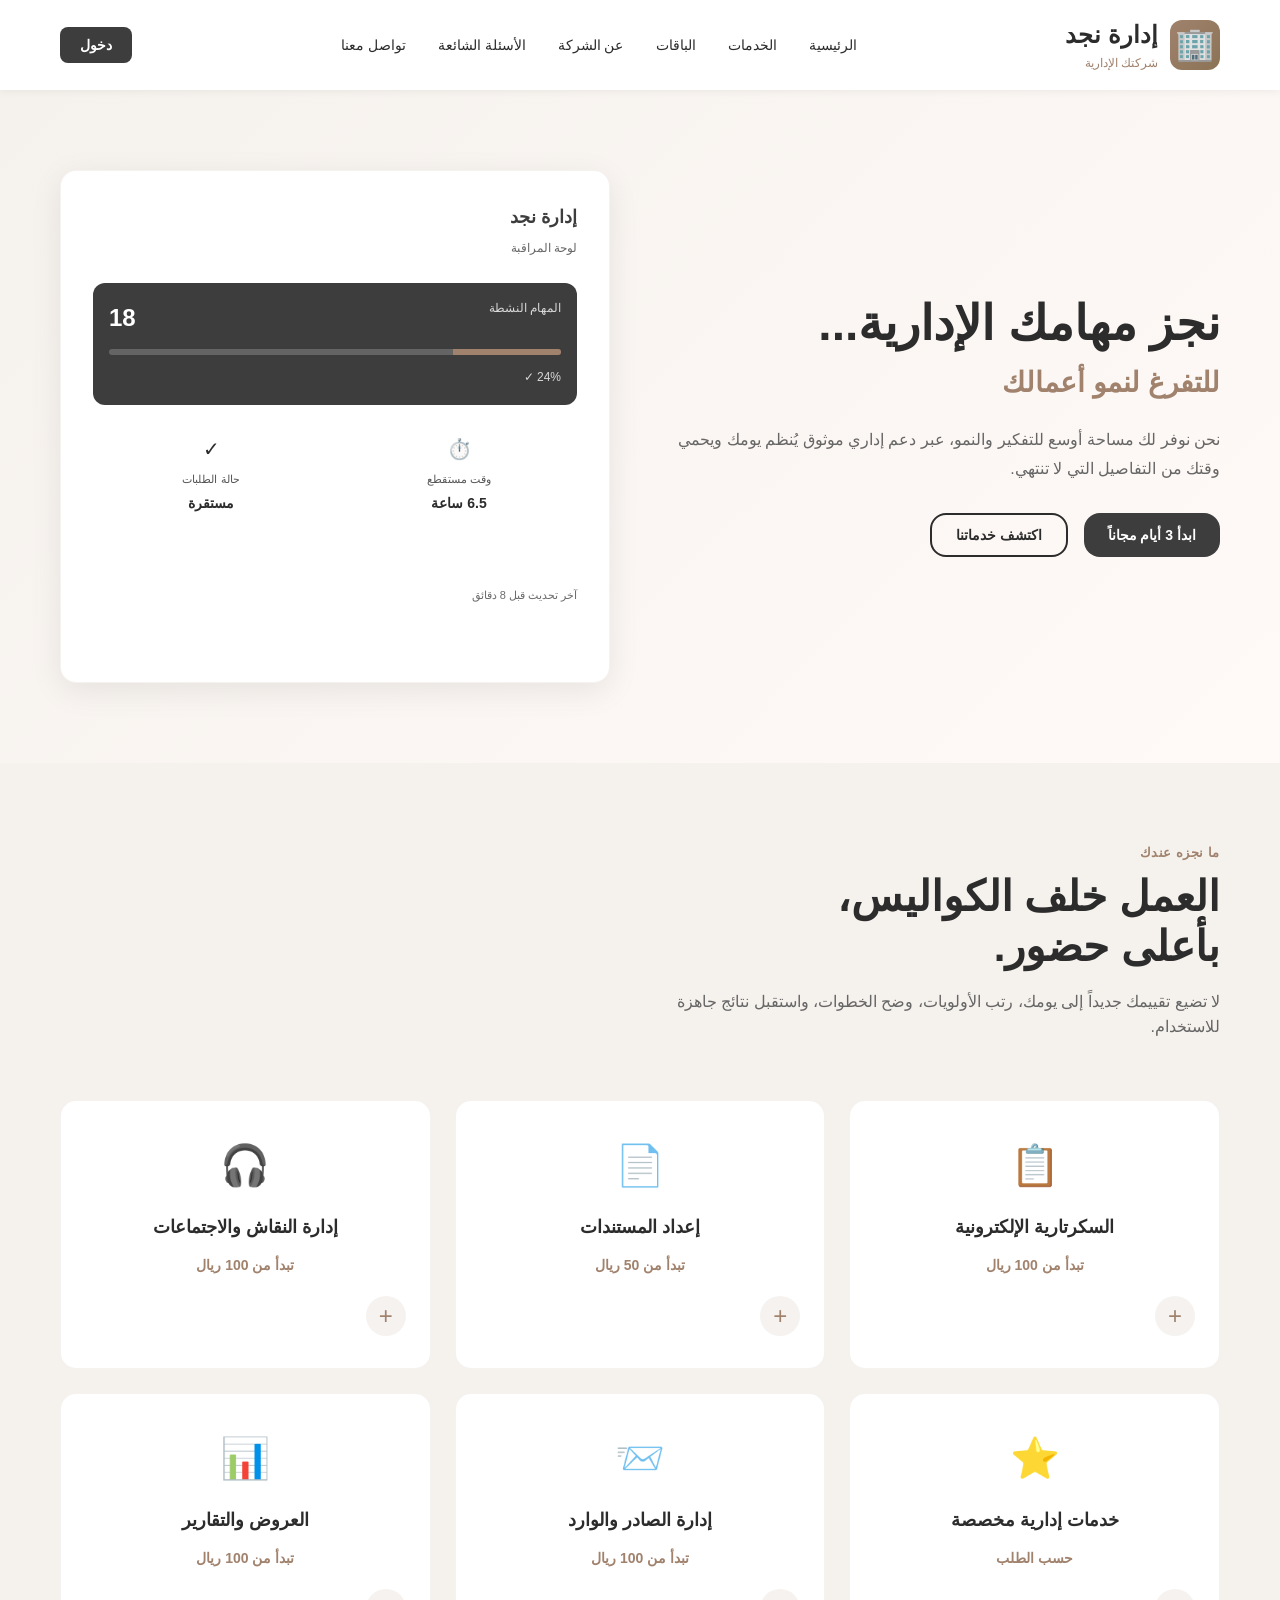
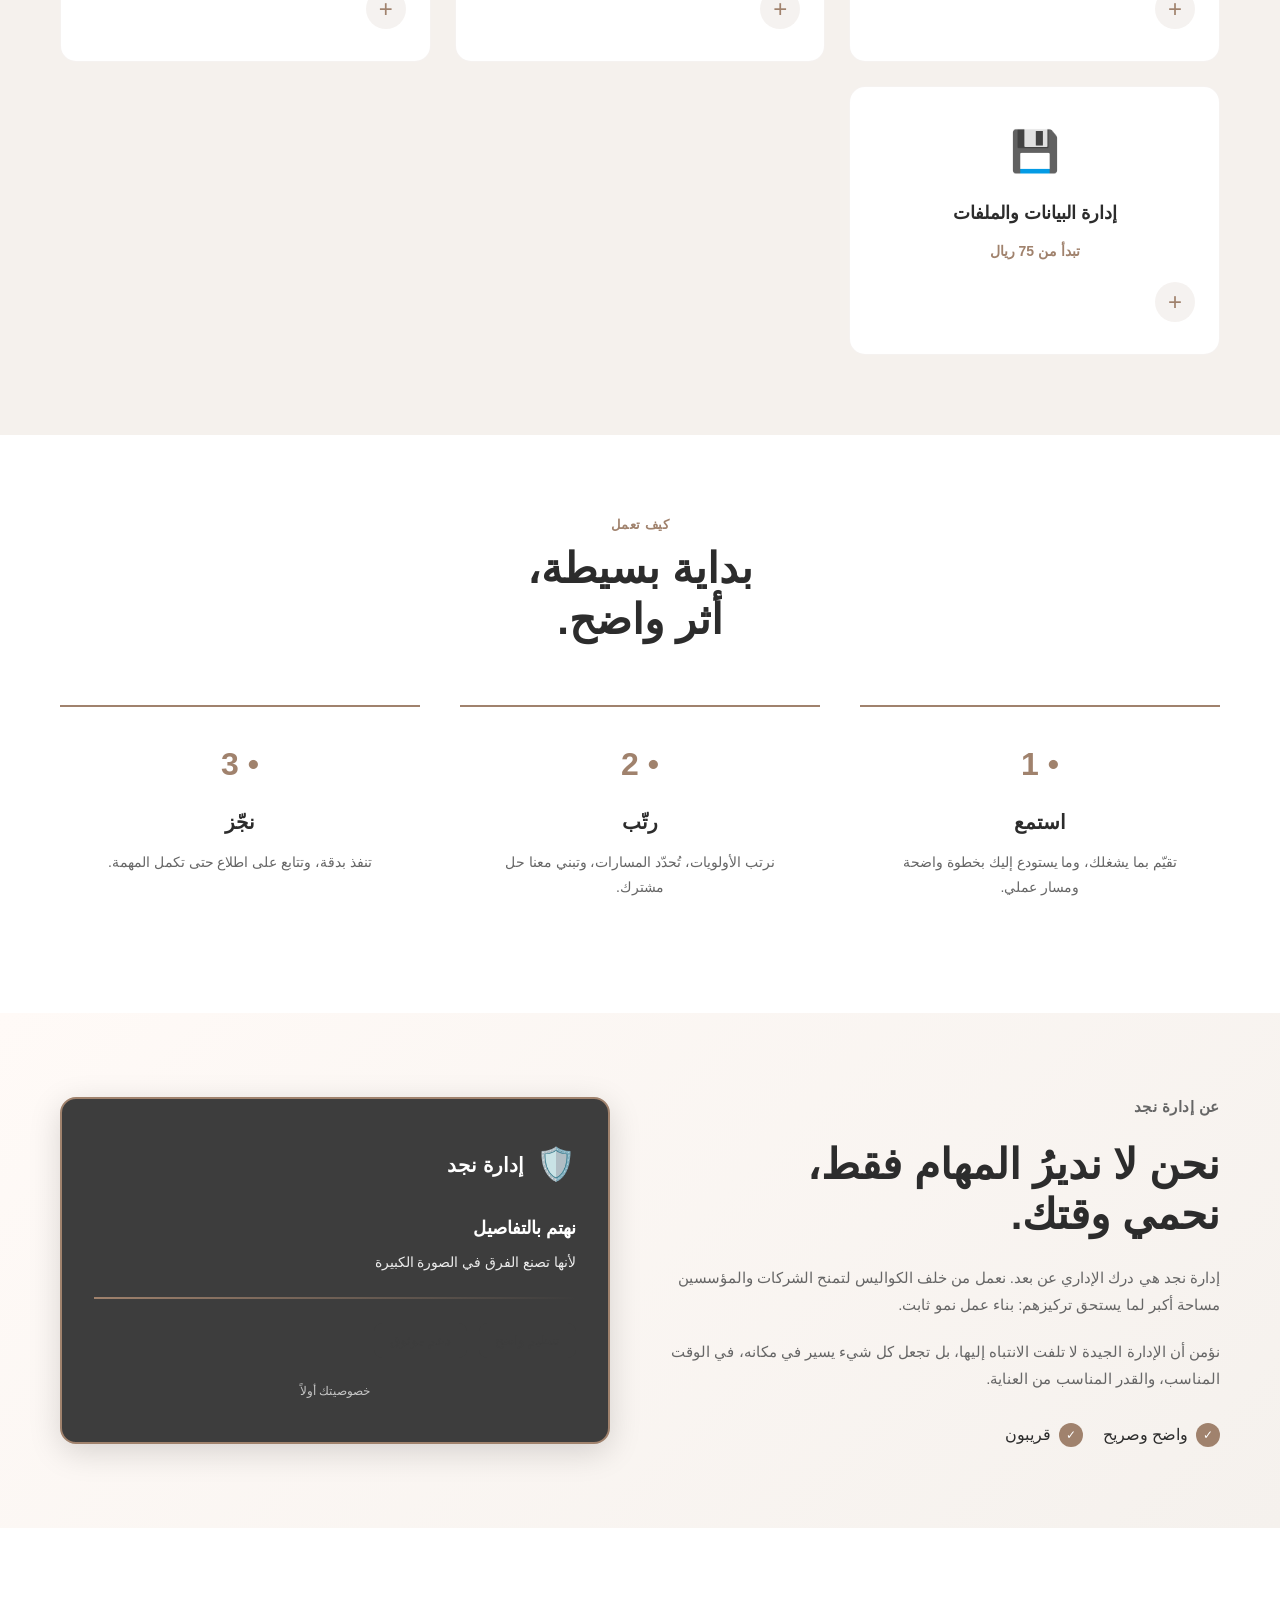
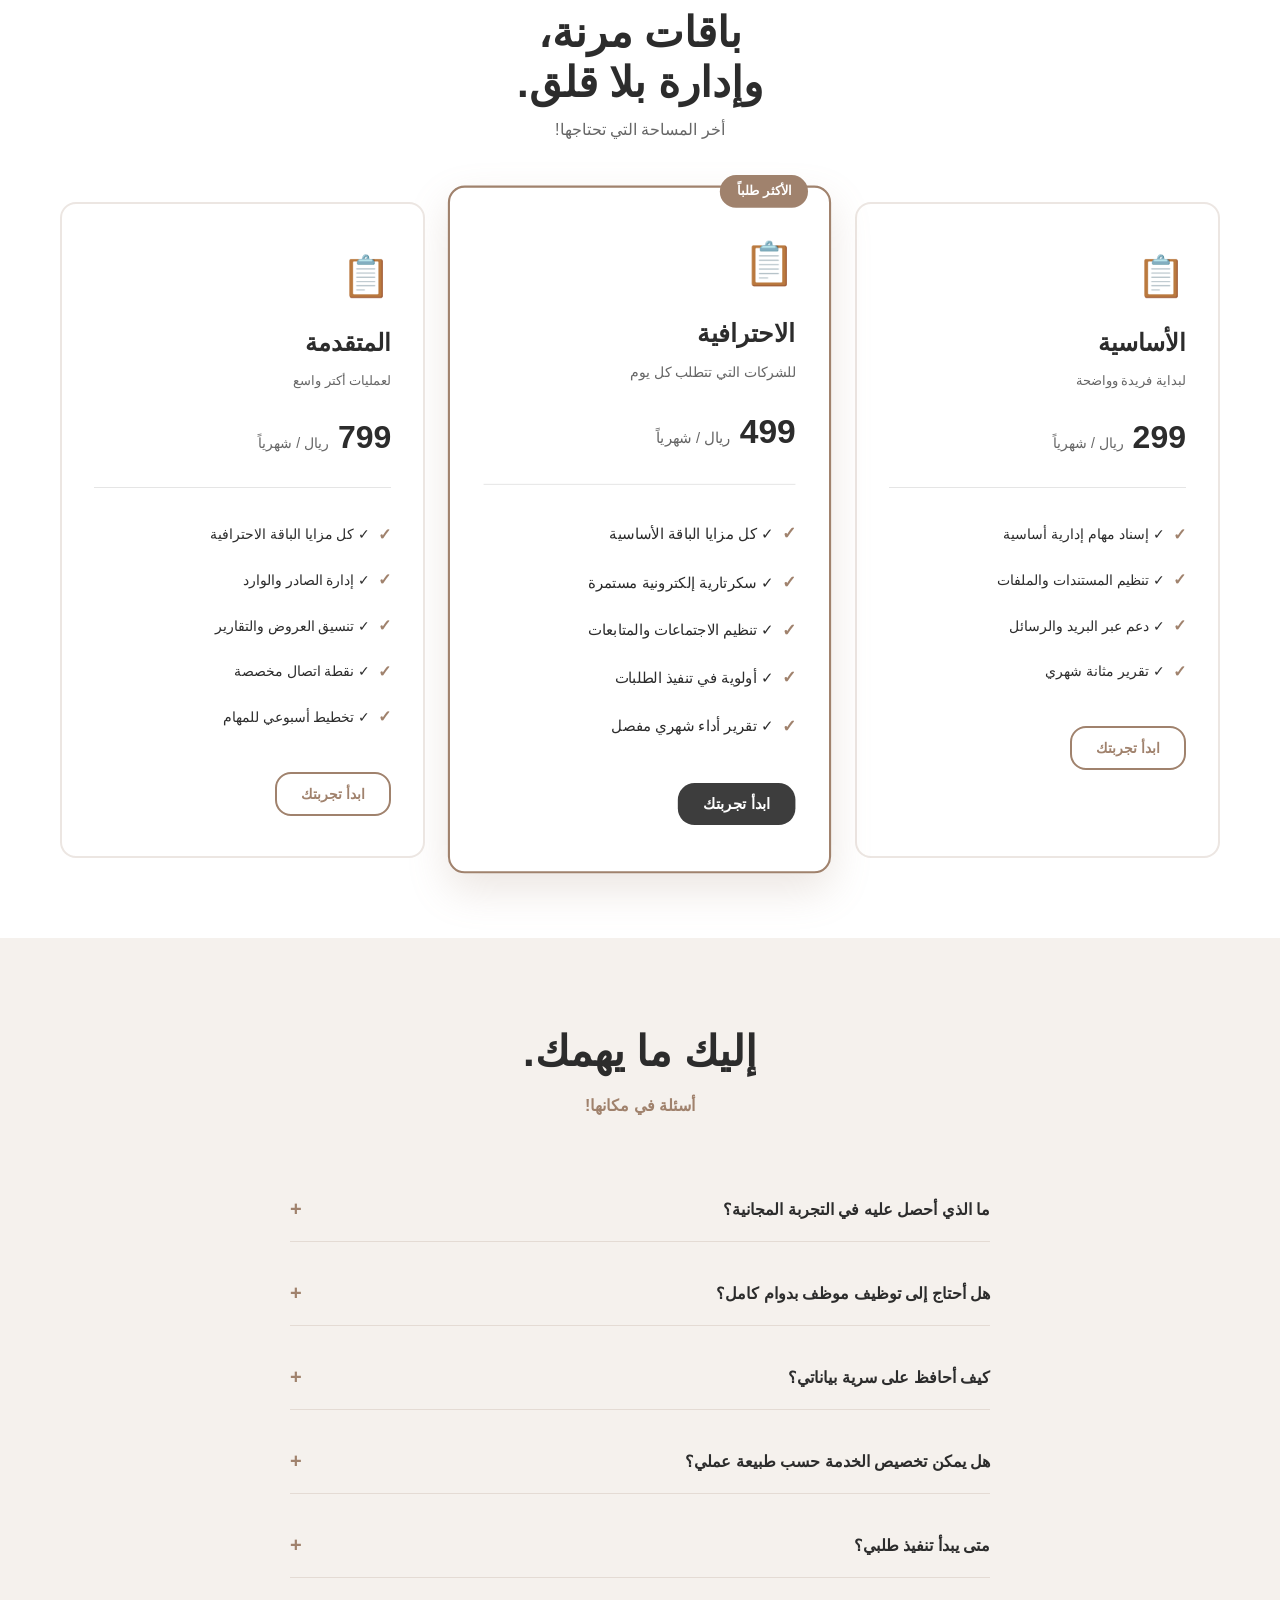
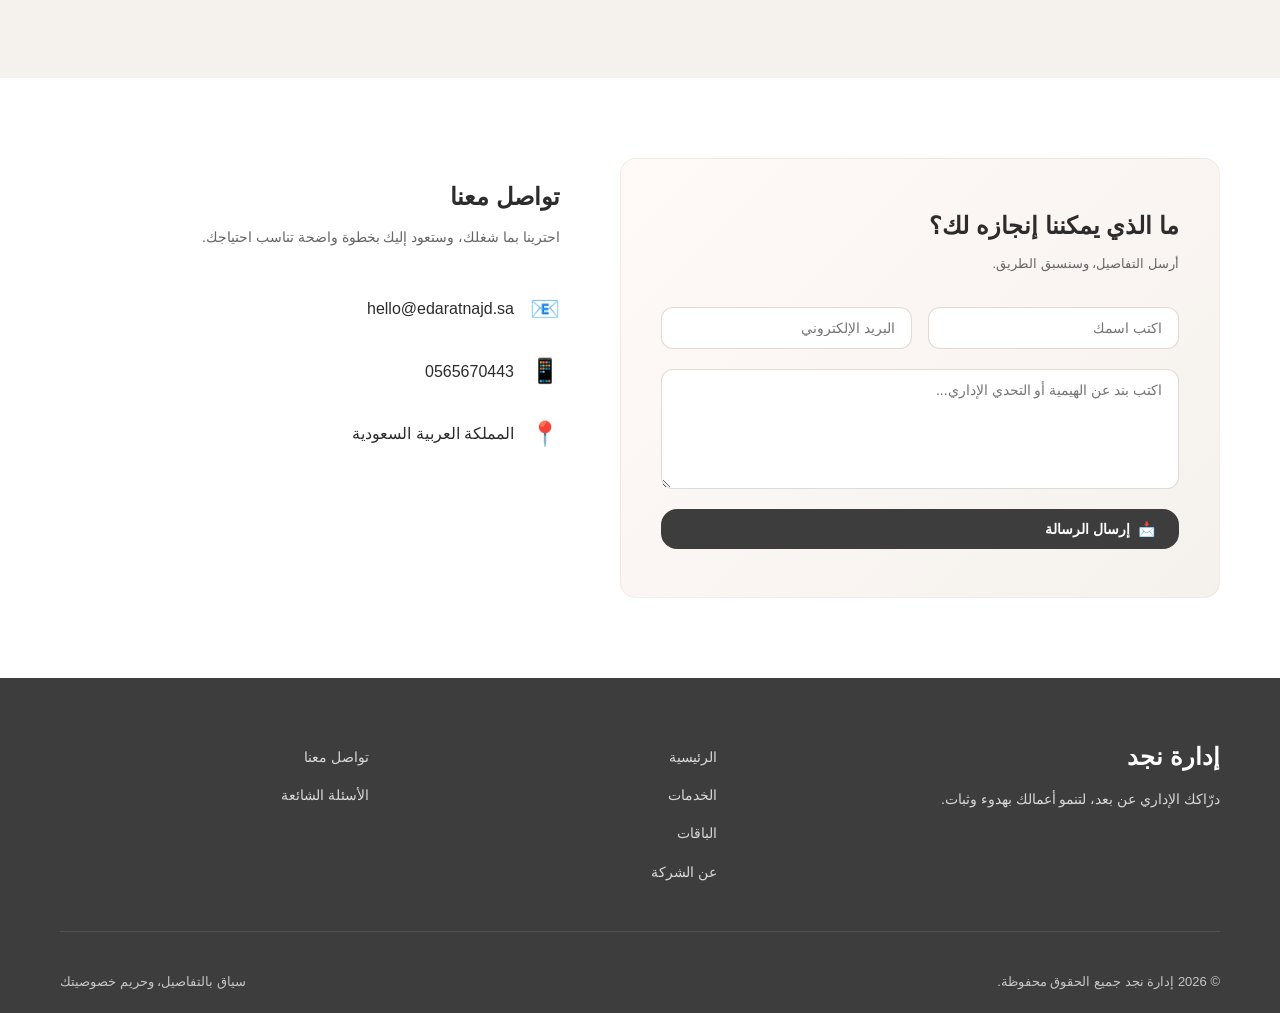
<file: index.html>
<!DOCTYPE html>
<html lang="ar" dir="rtl">
<head>
    <meta charset="UTF-8">
    <meta name="viewport" content="width=device-width, initial-scale=1.0">
    <meta name="description" content="إدارة نجد - خدمات إدارية احترافية وموثوقة">
    <title>إدارة نجد - خدمات إدارية متقدمة</title>
    <link rel="stylesheet" href="style.css">
    <link rel="icon" type="image/svg+xml" href="data:image/svg+xml,%3Csvg xmlns='http://www.w3.org/2000/svg' viewBox='0 0 100 100'%3E%3Ctext y='75' font-size='75' fill='%23A0826D'%3E🏢%3C/text%3E%3C/svg%3E">
</head>
<body>
    <!-- Header Navigation -->
    <header class="header">
        <nav class="navbar">
            <div class="container">
                <div class="navbar-content">
                    <!-- Logo -->
                    <div class="logo-section">
                        <div class="logo">🏢</div>
                        <div class="brand">
                            <h1>إدارة نجد</h1>
                            <p>شركتك الإدارية</p>
                        </div>
                    </div>

                    <!-- Navigation Menu -->
                    <ul class="nav-menu">
                        <li><a href="#home" class="nav-link">الرئيسية</a></li>
                        <li><a href="#services" class="nav-link">الخدمات</a></li>
                        <li><a href="#packages" class="nav-link">الباقات</a></li>
                        <li><a href="#about" class="nav-link">عن الشركة</a></li>
                        <li><a href="#faq" class="nav-link">الأسئلة الشائعة</a></li>
                        <li><a href="#contact" class="nav-link">تواصل معنا</a></li>
                    </ul>

                    <!-- Login Button -->
                    <button class="btn-login">دخول</button>
                </div>
            </div>
        </nav>
    </header>

    <!-- Main Content -->
    <main>
        <!-- Hero Section -->
        <section id="home" class="hero">
            <div class="container">
                <div class="hero-content">
                    <div class="hero-text">
                        <h2>نجز مهامك الإدارية...</h2>
                        <p>للتفرغ لنمو أعمالك</p>
                        <p class="hero-description">نحن نوفر لك مساحة أوسع للتفكير والنمو، عبر دعم إداري موثوق يُنظم يومك ويحمي وقتك من التفاصيل التي لا تنتهي.</p>
                        <div class="hero-buttons">
                            <button class="btn btn-primary">ابدأ 3 أيام مجاناً</button>
                            <button class="btn btn-secondary">اكتشف خدماتنا</button>
                        </div>
                    </div>
                    <div class="hero-card">
                        <div class="dashboard">
                            <h3>إدارة نجد</h3>
                            <p class="subtitle">لوحة المراقبة</p>
                            <div class="stat-box">
                                <div class="stat-item">
                                    <span class="stat-label">المهام النشطة</span>
                                    <span class="stat-number">18</span>
                                </div>
                                <div class="progress-bar">
                                    <div class="progress-fill" style="width: 24%;"></div>
                                </div>
                                <span class="progress-text">24% ✓</span>
                            </div>
                            <div class="stats-grid">
                                <div class="stat-card">
                                    <span class="icon">⏱️</span>
                                    <p class="label">وقت مستقطع</p>
                                    <p class="value">6.5 ساعة</p>
                                </div>
                                <div class="stat-card">
                                    <span class="icon">✓</span>
                                    <p class="label">حالة الطلبات</p>
                                    <p class="value">مستقرة</p>
                                </div>
                            </div>
                            <button class="btn-detail">تفصيل بالكامل</button>
                            <p class="update-time">آخر تحديث قبل 8 دقائق</p>
                            <button class="report-btn">✓ مرحلة مكتملة - تقرير الربع الأول</button>
                        </div>
                    </div>
                </div>
            </div>
        </section>

        <!-- Services Section -->
        <section id="services" class="services">
            <div class="container">
                <div class="section-header">
                    <p class="section-label">ما نجزه عندك</p>
                    <h2>العمل خلف الكواليس،<br>بأعلى حضور.</h2>
                    <p class="section-description">لا تضيع تقييمك جديداً إلى يومك، رتب الأولويات، وضح الخطوات، واستقبل نتائج جاهزة للاستخدام.</p>
                </div>

                <div class="services-grid">
                    <div class="service-card">
                        <div class="service-icon">📋</div>
                        <h3>السكرتارية الإلكترونية</h3>
                        <p>تبدأ من 100 ريال</p>
                        <button class="btn-add">+</button>
                    </div>

                    <div class="service-card">
                        <div class="service-icon">📄</div>
                        <h3>إعداد المستندات</h3>
                        <p>تبدأ من 50 ريال</p>
                        <button class="btn-add">+</button>
                    </div>

                    <div class="service-card">
                        <div class="service-icon">🎧</div>
                        <h3>إدارة النقاش والاجتماعات</h3>
                        <p>تبدأ من 100 ريال</p>
                        <button class="btn-add">+</button>
                    </div>

                    <div class="service-card">
                        <div class="service-icon">⭐</div>
                        <h3>خدمات إدارية مخصصة</h3>
                        <p>حسب الطلب</p>
                        <button class="btn-add">+</button>
                    </div>

                    <div class="service-card">
                        <div class="service-icon">📨</div>
                        <h3>إدارة الصادر والوارد</h3>
                        <p>تبدأ من 100 ريال</p>
                        <button class="btn-add">+</button>
                    </div>

                    <div class="service-card">
                        <div class="service-icon">📊</div>
                        <h3>العروض والتقارير</h3>
                        <p>تبدأ من 100 ريال</p>
                        <button class="btn-add">+</button>
                    </div>

                    <div class="service-card">
                        <div class="service-icon">💾</div>
                        <h3>إدارة البيانات والملفات</h3>
                        <p>تبدأ من 75 ريال</p>
                        <button class="btn-add">+</button>
                    </div>
                </div>
            </div>
        </section>

        <!-- How It Works Section -->
        <section id="how-it-works" class="how-it-works">
            <div class="container">
                <p class="section-label">كيف تعمل</p>
                <h2>بداية بسيطة،<br>أثر واضح.</h2>

                <div class="steps-grid">
                    <div class="step-card">
                        <div class="step-number">• 1</div>
                        <h3>استمع</h3>
                        <p>تقيّم بما يشغلك، وما يستودع إليك بخطوة واضحة ومسار عملي.</p>
                    </div>

                    <div class="step-card">
                        <div class="step-number">• 2</div>
                        <h3>رتّب</h3>
                        <p>نرتب الأولويات، تُحدّد المسارات، وتبني معنا حل مشترك.</p>
                    </div>

                    <div class="step-card">
                        <div class="step-number">• 3</div>
                        <h3>نجّز</h3>
                        <p>تنفذ بدقة، وتتابع على اطلاع حتى تكمل المهمة.</p>
                    </div>
                </div>
            </div>
        </section>

        <!-- About Section -->
        <section id="about" class="about">
            <div class="container">
                <div class="about-content">
                    <div class="about-text">
                        <p class="section-label">عن إدارة نجد</p>
                        <h2>نحن لا نديرُ المهام فقط،<br>نحمي وقتك.</h2>
                        <p>إدارة نجد هي درك الإداري عن بعد. نعمل من خلف الكواليس لتمنح الشركات والمؤسسين مساحة أكبر لما يستحق تركيزهم: بناء عمل نمو ثابت.</p>
                        <p>نؤمن أن الإدارة الجيدة لا تلفت الانتباه إليها، بل تجعل كل شيء يسير في مكانه، في الوقت المناسب، والقدر المناسب من العناية.</p>

                        <div class="about-features">
                            <div class="feature">
                                <span class="feature-icon">✓</span>
                                <span class="feature-text">واضح وصريح</span>
                            </div>
                            <div class="feature">
                                <span class="feature-icon">✓</span>
                                <span class="feature-text">قريبون</span>
                            </div>
                        </div>
                    </div>

                    <div class="about-card">
                        <div class="card-header">
                            <span class="shield-icon">🛡️</span>
                            <h3>إدارة نجد</h3>
                        </div>
                        <div class="card-body">
                            <h4>نهتم بالتفاصيل</h4>
                            <p>لأنها تصنع الفرق في الصورة الكبيرة</p>
                        </div>
                        <div class="card-divider"></div>
                        <div class="card-actions">
                            <button class="btn-action">تنظيم واضح</button>
                            <button class="btn-action">دعم موثوق</button>
                        </div>
                        <p class="card-footer">خصوصيتك أولاً</p>
                    </div>
                </div>
            </div>
        </section>

        <!-- Pricing Section -->
        <section id="packages" class="pricing">
            <div class="container">
                <h2>باقات مرنة،<br>وإدارة بلا قلق.</h2>
                <p class="section-description">أخر المساحة التي تحتاجها!</p>

                <div class="pricing-grid">
                    <div class="pricing-card">
                        <div class="plan-icon">📋</div>
                        <h3>الأساسية</h3>
                        <p class="description">لبداية فريدة وواضحة</p>
                        <p class="price">299 <span class="currency">ريال / شهرياً</span></p>
                        <div class="divider"></div>
                        <ul class="features-list">
                            <li>✓ إسناد مهام إدارية أساسية</li>
                            <li>✓ تنظيم المستندات والملفات</li>
                            <li>✓ دعم عبر البريد والرسائل</li>
                            <li>✓ تقرير مثانة شهري</li>
                        </ul>
                        <button class="btn btn-outline">ابدأ تجربتك</button>
                    </div>

                    <div class="pricing-card featured">
                        <div class="badge">الأكثر طلباً</div>
                        <div class="plan-icon">📋</div>
                        <h3>الاحترافية</h3>
                        <p class="description">للشركات التي تتطلب كل يوم</p>
                        <p class="price">499 <span class="currency">ريال / شهرياً</span></p>
                        <div class="divider"></div>
                        <ul class="features-list">
                            <li>✓ كل مزايا الباقة الأساسية</li>
                            <li>✓ سكرتارية إلكترونية مستمرة</li>
                            <li>✓ تنظيم الاجتماعات والمتابعات</li>
                            <li>✓ أولوية في تنفيذ الطلبات</li>
                            <li>✓ تقرير أداء شهري مفصل</li>
                        </ul>
                        <button class="btn btn-primary">ابدأ تجربتك</button>
                    </div>

                    <div class="pricing-card">
                        <div class="plan-icon">📋</div>
                        <h3>المتقدمة</h3>
                        <p class="description">لعمليات أكتر واسع</p>
                        <p class="price">799 <span class="currency">ريال / شهرياً</span></p>
                        <div class="divider"></div>
                        <ul class="features-list">
                            <li>✓ كل مزايا الباقة الاحترافية</li>
                            <li>✓ إدارة الصادر والوارد</li>
                            <li>✓ تنسيق العروض والتقارير</li>
                            <li>✓ نقطة اتصال مخصصة</li>
                            <li>✓ تخطيط أسبوعي للمهام</li>
                        </ul>
                        <button class="btn btn-outline">ابدأ تجربتك</button>
                    </div>
                </div>
            </div>
        </section>

        <!-- FAQ Section -->
        <section id="faq" class="faq">
            <div class="container">
                <h2>إليك ما يهمك.</h2>
                <p class="faq-description">أسئلة في مكانها!</p>

                <div class="faq-list">
                    <div class="faq-item">
                        <button class="faq-question">
                            <span>ما الذي أحصل عليه في التجربة المجانية؟</span>
                            <span class="icon">+</span>
                        </button>
                        <div class="faq-answer">
                            <p>في التجربة المجانية لمدة 3 أيام، تحصل على وصول كامل إلى جميع ميزات الباقة الأساسية، مما يتيح لك تجربة خدماتنا بدون التزام.</p>
                        </div>
                    </div>

                    <div class="faq-item">
                        <button class="faq-question">
                            <span>هل أحتاج إلى توظيف موظف بدوام كامل؟</span>
                            <span class="icon">+</span>
                        </button>
                        <div class="faq-answer">
                            <p>لا، لا تحتاج إلى توظيف موظف بدوام كامل. خدماتنا توفر لك دعماً إدارياً مرناً حسب احتياجات عملك دون التزامات طويلة الأجل.</p>
                        </div>
                    </div>

                    <div class="faq-item">
                        <button class="faq-question">
                            <span>كيف أحافظ على سرية بياناتي؟</span>
                            <span class="icon">+</span>
                        </button>
                        <div class="faq-answer">
                            <p>نحن نتخذ إجراءات أمان صارمة جداً لحماية بيانات عملائنا. جميع المعلومات مشفرة وآمنة، ونلتزم بأعلى معايير الحماية والخصوصية.</p>
                        </div>
                    </div>

                    <div class="faq-item">
                        <button class="faq-question">
                            <span>هل يمكن تخصيص الخدمة حسب طبيعة عملي؟</span>
                            <span class="icon">+</span>
                        </button>
                        <div class="faq-answer">
                            <p>نعم، بالتأكيد! نقدم حلولاً مخصصة حسب احتياجات عملك. يمكنك التواصل معنا لمناقشة احتياجاتك الخاصة وتصميم باقة تناسبك.</p>
                        </div>
                    </div>

                    <div class="faq-item">
                        <button class="faq-question">
                            <span>متى يبدأ تنفيذ طلبي؟</span>
                            <span class="icon">+</span>
                        </button>
                        <div class="faq-answer">
                            <p>بعد تأكيد طلبك وتسجيل جميع التفاصيل، يبدأ فريقنا في العمل فوراً. معظم الطلبات تبدأ في مدة لا تتجاوز 24 ساعة من التأكيد.</p>
                        </div>
                    </div>
                </div>
            </div>
        </section>

        <!-- Contact Section -->
        <section id="contact" class="contact">
            <div class="container">
                <div class="contact-wrapper">
                    <div class="contact-form-section">
                        <div class="form-card">
                            <h3>ما الذي يمكننا إنجازه لك؟</h3>
                            <p class="form-subtitle">أرسل التفاصيل، وسنسبق الطريق.</p>

                            <form class="contact-form" id="contactForm">
                                <div class="form-row">
                                    <input type="text" placeholder="اكتب اسمك" class="form-input" required>
                                    <input type="email" placeholder="البريد الإلكتروني" class="form-input" required>
                                </div>

                                <textarea placeholder="اكتب بند عن الهيمية أو التحدي الإداري..." class="form-textarea" required></textarea>

                                <button type="submit" class="btn btn-primary">
                                    <span>📩</span> إرسال الرسالة
                                </button>
                            </form>
                        </div>
                    </div>

                    <aside class="contact-info-section">
                        <h3>تواصل معنا</h3>
                        <p class="info-subtitle">احترينا بما شغلك، وستعود إليك بخطوة واضحة تناسب احتياجك.</p>

                        <div class="contact-methods">
                            <div class="contact-method">
                                <span class="method-icon">📧</span>
                                <a href="mailto:hello@edaratnajd.sa">hello@edaratnajd.sa</a>
                            </div>

                            <div class="contact-method">
                                <span class="method-icon">📱</span>
                                <a href="tel:+966565670443">0565670443</a>
                            </div>

                            <div class="contact-method">
                                <span class="method-icon">📍</span>
                                <span>المملكة العربية السعودية</span>
                            </div>
                        </div>
                    </aside>
                </div>
            </div>
        </section>
    </main>

    <!-- Footer -->
    <footer class="footer">
        <div class="container">
            <div class="footer-content">
                <div class="footer-brand">
                    <h3>إدارة نجد</h3>
                    <p>درّاكك الإداري عن بعد، لتنمو أعمالك بهدوء وثبات.</p>
                </div>

                <nav class="footer-nav">
                    <ul>
                        <li><a href="#home">الرئيسية</a></li>
                        <li><a href="#services">الخدمات</a></li>
                        <li><a href="#packages">الباقات</a></li>
                        <li><a href="#about">عن الشركة</a></li>
                    </ul>
                </nav>

                <nav class="footer-nav">
                    <ul>
                        <li><a href="#contact">تواصل معنا</a></li>
                        <li><a href="#faq">الأسئلة الشائعة</a></li>
                    </ul>
                </nav>
            </div>

            <div class="footer-bottom">
                <p class="copyright">© 2026 إدارة نجد جميع الحقوق محفوظة.</p>
                <p class="privacy">سياق بالتفاصيل، وحريم خصوصيتك</p>
            </div>
        </div>
    </footer>

    <script src="script.js"></script>
</body>
</html>
</file>
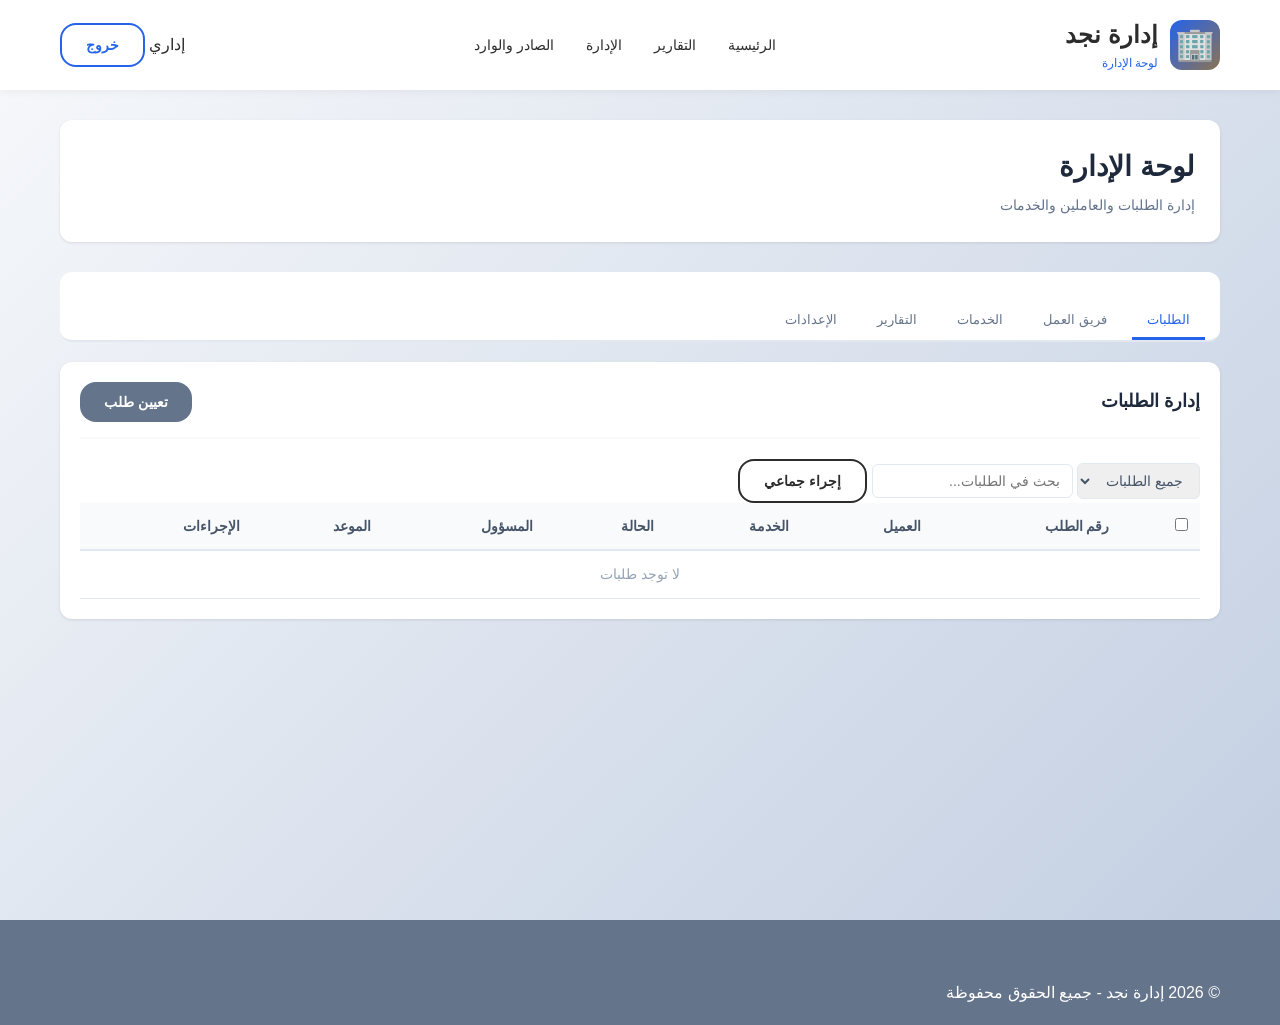
<file: admin-panel.html>
<!-- ========================================
     لوحة الإدارة - Admin Panel
     ======================================== -->
<!DOCTYPE html>
<html lang="ar" dir="rtl">
<head>
    <meta charset="UTF-8">
    <meta name="viewport" content="width=device-width, initial-scale=1.0">
    <title>لوحة الإدارة - إدارة نجد</title>
    <link rel="stylesheet" href="style.css">
    <link rel="stylesheet" href="dashboard-style.css">
</head>
<body>
    <!-- Header Navigation -->
    <header class="header">
        <nav class="navbar">
            <div class="container">
                <div class="navbar-content">
                    <div class="logo-section">
                        <div class="logo">🏢</div>
                        <div class="brand">
                            <h1>إدارة نجد</h1>
                            <p>لوحة الإدارة</p>
                        </div>
                    </div>

                    <ul class="nav-menu">
                        <li><a href="index.html" class="nav-link">الرئيسية</a></li>
                        <li><a href="dashboard.html" class="nav-link">التقارير</a></li>
                        <li><a href="admin-panel.html" class="nav-link active">الإدارة</a></li>
                        <li><a href="correspondence.html" class="nav-link">الصادر والوارد</a></li>
                    </ul>

                    <div class="user-profile">
                        <span id="adminName" class="user-name">إداري</span>
                        <button id="adminLogout" class="btn btn-small btn-outline">خروج</button>
                    </div>
                </div>
            </div>
        </nav>
    </header>

    <main class="dashboard-main">
        <div class="container">
            <!-- Admin Header -->
            <section class="dashboard-header">
                <div class="header-content">
                    <h2>لوحة الإدارة</h2>
                    <p class="header-subtitle">إدارة الطلبات والعاملين والخدمات</p>
                </div>
            </section>

            <!-- Tabs Navigation -->
            <div class="admin-tabs">
                <button class="tab-btn active" data-tab="orders-tab">الطلبات</button>
                <button class="tab-btn" data-tab="staff-tab">فريق العمل</button>
                <button class="tab-btn" data-tab="services-tab">الخدمات</button>
                <button class="tab-btn" data-tab="reports-tab">التقارير</button>
                <button class="tab-btn" data-tab="settings-tab">الإعدادات</button>
            </div>

            <!-- Orders Tab -->
            <section id="orders-tab" class="tab-content active">
                <div class="dashboard-card full-width">
                    <div class="card-header">
                        <h3>إدارة الطلبات</h3>
                        <button class="btn btn-small btn-primary" id="assignOrderBtn">تعيين طلب</button>
                    </div>

                    <div class="admin-toolbar">
                        <select id="adminOrderFilter" class="filter-select">
                            <option value="">جميع الطلبات</option>
                            <option value="جديد">جديدة</option>
                            <option value="قيد المراجعة">قيد المراجعة</option>
                            <option value="قيد التنفيذ">قيد التنفيذ</option>
                            <option value="مكتمل">مكتملة</option>
                        </select>
                        <input type="search" id="adminSearchOrder" placeholder="بحث في الطلبات..." class="search-input">
                        <button class="btn btn-secondary" id="adminBulkAction">إجراء جماعي</button>
                    </div>

                    <div class="table-responsive">
                        <table class="admin-table">
                            <thead>
                                <tr>
                                    <th><input type="checkbox" id="selectAll"></th>
                                    <th>رقم الطلب</th>
                                    <th>العميل</th>
                                    <th>الخدمة</th>
                                    <th>الحالة</th>
                                    <th>المسؤول</th>
                                    <th>الموعد</th>
                                    <th>الإجراءات</th>
                                </tr>
                            </thead>
                            <tbody id="adminOrdersBody">
                                <tr class="empty-row">
                                    <td colspan="8">لا توجد طلبات</td>
                                </tr>
                            </tbody>
                        </table>
                    </div>
                </div>
            </section>

            <!-- Staff Tab -->
            <section id="staff-tab" class="tab-content">
                <div class="dashboard-card full-width">
                    <div class="card-header">
                        <h3>فريق العمل</h3>
                        <button class="btn btn-small btn-primary" id="addStaffBtn">إضافة موظف</button>
                    </div>

                    <div class="table-responsive">
                        <table class="admin-table">
                            <thead>
                                <tr>
                                    <th>الاسم</th>
                                    <th>البريد</th>
                                    <th>الدور</th>
                                    <th>الطلبات المعينة</th>
                                    <th>الحالة</th>
                                    <th>الإجراءات</th>
                                </tr>
                            </thead>
                            <tbody id="staffBody">
                                <tr class="empty-row">
                                    <td colspan="6">لا يوجد موظفون</td>
                                </tr>
                            </tbody>
                        </table>
                    </div>
                </div>
            </section>

            <!-- Services Tab -->
            <section id="services-tab" class="tab-content">
                <div class="dashboard-card full-width">
                    <div class="card-header">
                        <h3>الخدمات</h3>
                        <button class="btn btn-small btn-primary" id="addServiceBtn">خدمة جديدة</button>
                    </div>

                    <div class="services-grid" id="adminServicesGrid">
                        <div class="empty-state">
                            <p>لا توجد خدمات</p>
                        </div>
                    </div>
                </div>
            </section>

            <!-- Reports Tab -->
            <section id="reports-tab" class="tab-content">
                <div class="dashboard-grid">
                    <div class="dashboard-card">
                        <div class="card-header">
                            <h3>التقارير الشهرية</h3>
                        </div>
                        <div class="report-content" id="monthlyReport">
                            جاري التحميل...
                        </div>
                        <button class="btn btn-small btn-secondary" id="downloadMonthlyBtn">تحميل</button>
                    </div>

                    <div class="dashboard-card">
                        <div class="card-header">
                            <h3>إحصائيات الأداء</h3>
                        </div>
                        <div class="report-content" id="performanceReport">
                            جاري التحميل...
                        </div>
                    </div>
                </div>
            </section>

            <!-- Settings Tab -->
            <section id="settings-tab" class="tab-content">
                <div class="dashboard-card full-width">
                    <div class="card-header">
                        <h3>إعدادات النظام</h3>
                    </div>
                    <div class="settings-form">
                        <div class="form-group">
                            <label>اسم الشركة</label>
                            <input type="text" value="إدارة نجد" id="companyName">
                        </div>

                        <div class="form-group">
                            <label>البريد الإلكتروني الرسمي</label>
                            <input type="email" value="hello@edaratnajd.sa" id="companyEmail">
                        </div>

                        <div class="form-group">
                            <label>رقم الهاتف</label>
                            <input type="tel" value="0565670443" id="companyPhone">
                        </div>

                        <div class="form-group">
                            <label>متوسط وقت الإنجاز (بالساعات)</label>
                            <input type="number" value="48" id="avgCompletionTime">
                        </div>

                        <div class="form-group">
                            <label>سعر الخدمة الإضافية</label>
                            <input type="number" value="100" id="extraServicePrice">
                        </div>

                        <div class="settings-actions">
                            <button class="btn btn-primary" id="saveAdminSettings">حفظ الإعدادات</button>
                            <button class="btn btn-secondary" id="resetSettings">إعادة تعيين</button>
                        </div>
                    </div>
                </div>
            </section>
        </div>
    </main>

    <!-- Assign Order Modal -->
    <div id="assignOrderModal" class="modal">
        <div class="modal-content">
            <div class="modal-header">
                <h2>تعيين طلب</h2>
                <button class="modal-close">&times;</button>
            </div>
            <form id="assignOrderForm" class="modal-form">
                <div class="form-group">
                    <label>الطلب</label>
                    <select id="assignOrderSelect" required>
                        <option value="">اختر طلباً</option>
                    </select>
                </div>

                <div class="form-group">
                    <label>تعيين إلى</label>
                    <select id="assignStaffSelect" required>
                        <option value="">اختر موظفاً</option>
                    </select>
                </div>

                <div class="form-group">
                    <label>الأولوية</label>
                    <select id="assignPrioritySelect">
                        <option value="عادي">عادي</option>
                        <option value="مهم">مهم</option>
                        <option value="عاجل">عاجل</option>
                    </select>
                </div>

                <div class="form-group">
                    <label>ملاحظات</label>
                    <textarea placeholder="أي ملاحظات إضافية؟"></textarea>
                </div>

                <div class="modal-actions">
                    <button type="submit" class="btn btn-primary">تعيين</button>
                    <button type="button" class="btn btn-secondary" onclick="closeModal('assignOrderModal')">إلغاء</button>
                </div>
            </form>
        </div>
    </div>

    <!-- Footer -->
    <footer class="footer">
        <div class="container">
            <p>&copy; 2026 إدارة نجد - جميع الحقوق محفوظة</p>
        </div>
    </footer>

    <script src="script.js"></script>
    <script src="admin-panel.js"></script>
</body>
</html>
</file>
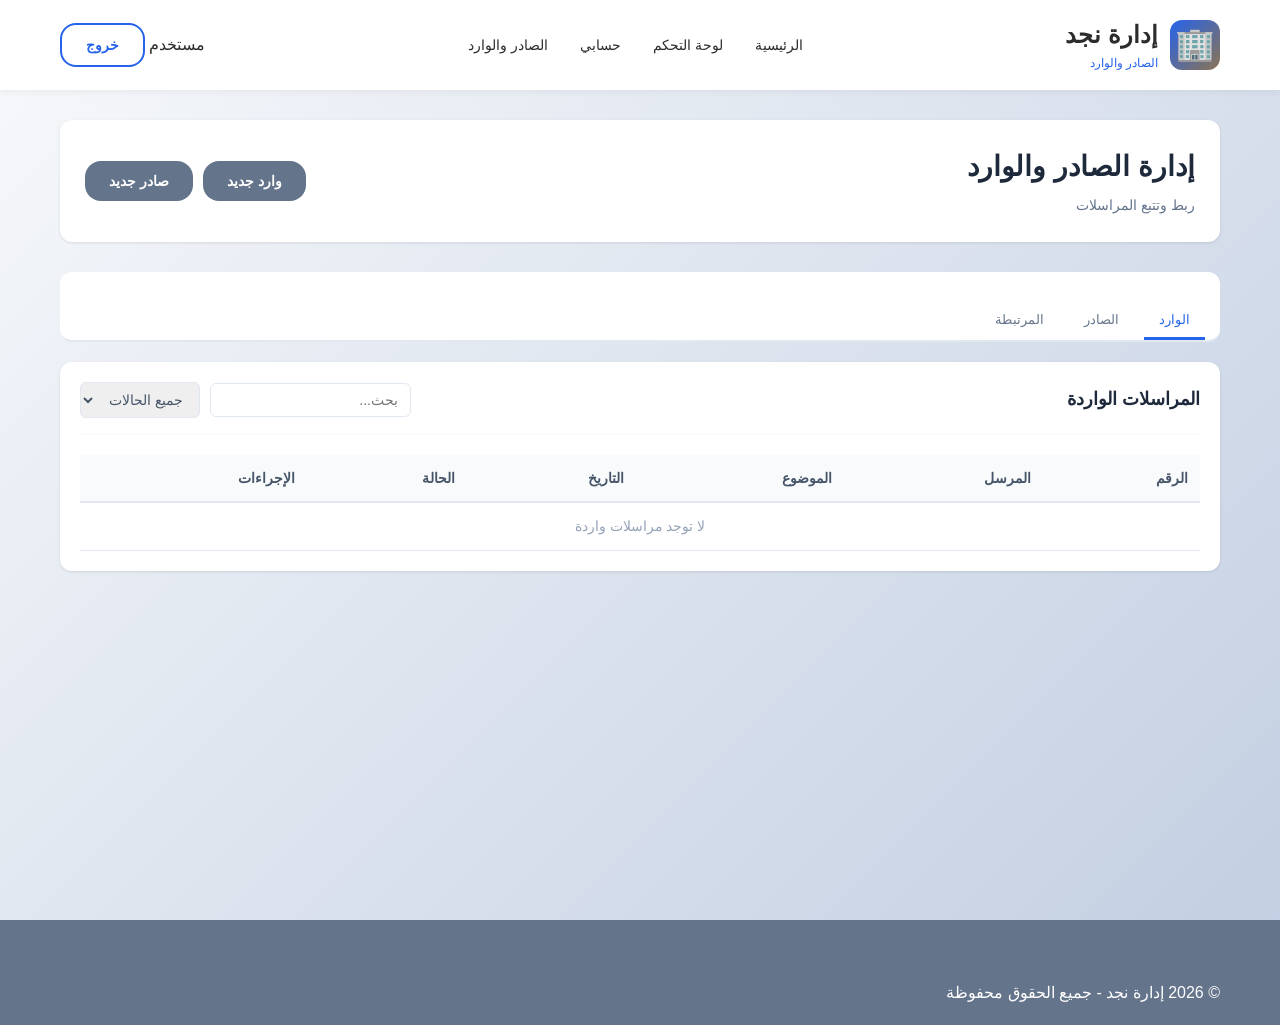
<file: correspondence.html>
<!DOCTYPE html>
<html lang="ar" dir="rtl">
<head>
    <meta charset="UTF-8">
    <meta name="viewport" content="width=device-width, initial-scale=1.0">
    <title>الصادر والوارد - إدارة نجد</title>
    <link rel="stylesheet" href="style.css">
    <link rel="stylesheet" href="dashboard-style.css">
</head>
<body>
    <header class="header">
        <nav class="navbar">
            <div class="container">
                <div class="navbar-content">
                    <div class="logo-section">
                        <div class="logo">🏢</div>
                        <div class="brand">
                            <h1>إدارة نجد</h1>
                            <p>الصادر والوارد</p>
                        </div>
                    </div>

                    <ul class="nav-menu">
                        <li><a href="index.html" class="nav-link">الرئيسية</a></li>
                        <li><a href="dashboard.html" class="nav-link">لوحة التحكم</a></li>
                        <li><a href="client-panel.html" class="nav-link">حسابي</a></li>
                        <li><a href="correspondence.html" class="nav-link active">الصادر والوارد</a></li>
                    </ul>

                    <div class="user-profile">
                        <span id="corrName" class="user-name">مستخدم</span>
                        <button id="corrLogout" class="btn btn-small btn-outline">خروج</button>
                    </div>
                </div>
            </div>
        </nav>
    </header>

    <main class="dashboard-main">
        <div class="container">
            <section class="dashboard-header">
                <div class="header-content">
                    <h2>إدارة الصادر والوارد</h2>
                    <p class="header-subtitle">ربط وتتبع المراسلات</p>
                </div>
                <div class="header-actions">
                    <button class="btn btn-primary" id="newIncomingBtn">وارد جديد</button>
                    <button class="btn btn-primary" id="newOutgoingBtn">صادر جديد</button>
                </div>
            </section>

            <div class="correspondence-tabs">
                <button class="corr-tab-btn active" data-tab="incoming-tab">الوارد</button>
                <button class="corr-tab-btn" data-tab="outgoing-tab">الصادر</button>
                <button class="corr-tab-btn" data-tab="linked-tab">المرتبطة</button>
            </div>

            <!-- Incoming Tab -->
            <section id="incoming-tab" class="corr-tab-content active">
                <div class="dashboard-card full-width">
                    <div class="card-header">
                        <h3>المراسلات الواردة</h3>
                        <div class="table-actions">
                            <input type="search" id="searchIncoming" placeholder="بحث..." class="search-input">
                            <select id="filterIncomingStatus" class="filter-select">
                                <option value="">جميع الحالات</option>
                                <option value="جديد">جديد</option>
                                <option value="مراجعة">مراجعة</option>
                                <option value="مرد">مرد</option>
                            </select>
                        </div>
                    </div>
                    <div class="table-responsive">
                        <table class="corr-table">
                            <thead>
                                <tr>
                                    <th>الرقم</th>
                                    <th>المرسل</th>
                                    <th>الموضوع</th>
                                    <th>التاريخ</th>
                                    <th>الحالة</th>
                                    <th>الإجراءات</th>
                                </tr>
                            </thead>
                            <tbody id="incomingBody">
                                <tr class="empty-row"><td colspan="6">لا توجد مراسلات واردة</td></tr>
                            </tbody>
                        </table>
                    </div>
                </div>
            </section>

            <!-- Outgoing Tab -->
            <section id="outgoing-tab" class="corr-tab-content">
                <div class="dashboard-card full-width">
                    <div class="card-header">
                        <h3>المراسلات الصادرة</h3>
                        <div class="table-actions">
                            <input type="search" id="searchOutgoing" placeholder="بحث..." class="search-input">
                            <select id="filterOutgoingStatus" class="filter-select">
                                <option value="">جميع الحالات</option>
                                <option value="مسودة">مسودة</option>
                                <option value="مرسلة">مرسلة</option>
                                <option value="مستقبلة">مستقبلة</option>
                            </select>
                        </div>
                    </div>
                    <div class="table-responsive">
                        <table class="corr-table">
                            <thead>
                                <tr>
                                    <th>الرقم</th>
                                    <th>المستقبل</th>
                                    <th>الموضوع</th>
                                    <th>التاريخ</th>
                                    <th>الحالة</th>
                                    <th>الإجراءات</th>
                                </tr>
                            </thead>
                            <tbody id="outgoingBody">
                                <tr class="empty-row"><td colspan="6">لا توجد مراسلات صادرة</td></tr>
                            </tbody>
                        </table>
                    </div>
                </div>
            </section>

            <!-- Linked Correspondences Tab -->
            <section id="linked-tab" class="corr-tab-content">
                <div class="dashboard-card full-width">
                    <div class="card-header">
                        <h3>المراسلات المرتبطة</h3>
                        <button class="btn btn-small btn-primary" id="linkCorrBtn">ربط مراسلات</button>
                    </div>
                    <div class="linked-correspondences" id="linkedCorrList">
                        <div class="empty-state">
                            <p>لا توجد مراسلات مرتبطة</p>
                        </div>
                    </div>
                </div>
            </section>
        </div>
    </main>

    <!-- New Incoming Modal -->
    <div id="newIncomingModal" class="modal">
        <div class="modal-content">
            <div class="modal-header">
                <h2>وارد جديد</h2>
                <button class="modal-close">&times;</button>
            </div>
            <form id="newIncomingForm" class="modal-form">
                <div class="form-group">
                    <label>من</label>
                    <input type="text" placeholder="الجهة المرسلة" required>
                </div>
                <div class="form-group">
                    <label>الموضوع</label>
                    <input type="text" placeholder="موضوع المراسلة" required>
                </div>
                <div class="form-group">
                    <label>المحتوى</label>
                    <textarea placeholder="نص المراسلة" required></textarea>
                </div>
                <div class="form-group">
                    <label>التاريخ</label>
                    <input type="date" required>
                </div>
                <div class="form-group">
                    <label>المرفقات</label>
                    <input type="file" multiple>
                </div>
                <div class="modal-actions">
                    <button type="submit" class="btn btn-primary">إضافة</button>
                    <button type="button" class="btn btn-secondary" onclick="closeModal('newIncomingModal')">إلغاء</button>
                </div>
            </form>
        </div>
    </div>

    <!-- New Outgoing Modal -->
    <div id="newOutgoingModal" class="modal">
        <div class="modal-content">
            <div class="modal-header">
                <h2>صادر جديد</h2>
                <button class="modal-close">&times;</button>
            </div>
            <form id="newOutgoingForm" class="modal-form">
                <div class="form-group">
                    <label>إلى</label>
                    <input type="text" placeholder="الجهة المستقبلة" required>
                </div>
                <div class="form-group">
                    <label>الموضوع</label>
                    <input type="text" placeholder="موضوع المراسلة" required>
                </div>
                <div class="form-group">
                    <label>المحتوى</label>
                    <textarea placeholder="نص المراسلة" required></textarea>
                </div>
                <div class="form-group">
                    <label>التاريخ</label>
                    <input type="date" required>
                </div>
                <div class="form-group">
                    <label>المرفقات</label>
                    <input type="file" multiple>
                </div>
                <div class="modal-actions">
                    <button type="submit" class="btn btn-primary">إضافة</button>
                    <button type="button" class="btn btn-secondary" onclick="closeModal('newOutgoingModal')">إلغاء</button>
                </div>
            </form>
        </div>
    </div>

    <!-- Link Correspondences Modal -->
    <div id="linkCorrModal" class="modal">
        <div class="modal-content">
            <div class="modal-header">
                <h2>ربط المراسلات</h2>
                <button class="modal-close">&times;</button>
            </div>
            <form id="linkCorrForm" class="modal-form">
                <div class="form-group">
                    <label>المراسلة الواردة</label>
                    <select id="linkIncoming" required>
                        <option value="">اختر وارد</option>
                    </select>
                </div>
                <div class="form-group">
                    <label>المراسلة الصادرة</label>
                    <select id="linkOutgoing" required>
                        <option value="">اختر صادر</option>
                    </select>
                </div>
                <div class="modal-actions">
                    <button type="submit" class="btn btn-primary">ربط</button>
                    <button type="button" class="btn btn-secondary" onclick="closeModal('linkCorrModal')">إلغاء</button>
                </div>
            </form>
        </div>
    </div>

    <footer class="footer">
        <div class="container">
            <p>&copy; 2026 إدارة نجد - جميع الحقوق محفوظة</p>
        </div>
    </footer>

    <script src="script.js"></script>
    <script src="correspondence.js"></script>
</body>
</html>
</file>
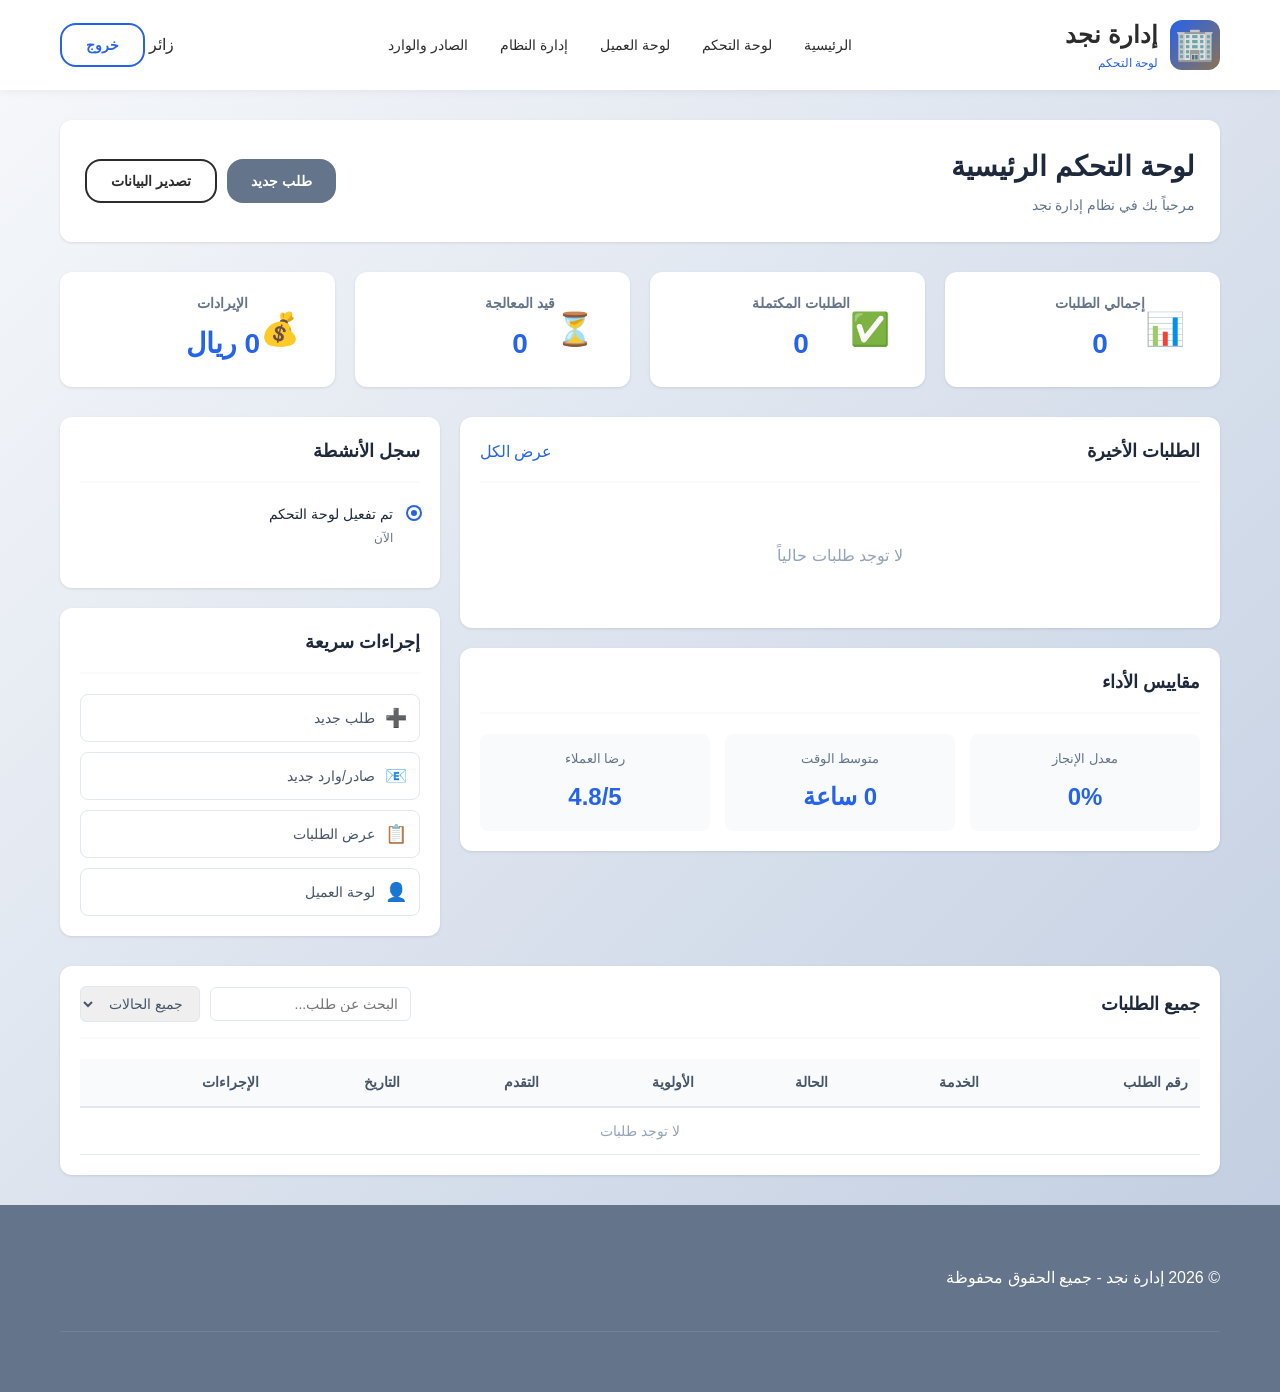
<file: dashboard.html>
<!DOCTYPE html>
<html lang="ar" dir="rtl">
<head>
    <meta charset="UTF-8">
    <meta name="viewport" content="width=device-width, initial-scale=1.0">
    <title>لوحة التحكم - إدارة نجد</title>
    <link rel="stylesheet" href="style.css">
    <link rel="stylesheet" href="dashboard-style.css">
</head>
<body>
    <!-- Header Navigation -->
    <header class="header">
        <nav class="navbar">
            <div class="container">
                <div class="navbar-content">
                    <!-- Logo -->
                    <div class="logo-section">
                        <div class="logo">🏢</div>
                        <div class="brand">
                            <h1>إدارة نجد</h1>
                            <p>لوحة التحكم</p>
                        </div>
                    </div>

                    <!-- Navigation Menu -->
                    <ul class="nav-menu">
                        <li><a href="index.html" class="nav-link">الرئيسية</a></li>
                        <li><a href="dashboard.html" class="nav-link active">لوحة التحكم</a></li>
                        <li><a href="client-panel.html" class="nav-link">لوحة العميل</a></li>
                        <li><a href="admin-panel.html" class="nav-link">إدارة النظام</a></li>
                        <li><a href="correspondence.html" class="nav-link">الصادر والوارد</a></li>
                    </ul>

                    <!-- User Profile -->
                    <div class="user-profile">
                        <span id="userName" class="user-name">مستخدم</span>
                        <button id="logoutBtn" class="btn btn-small btn-outline">خروج</button>
                    </div>
                </div>
            </div>
        </nav>
    </header>

    <main class="dashboard-main">
        <div class="container">
            <!-- Dashboard Header -->
            <section class="dashboard-header">
                <div class="header-content">
                    <h2>لوحة التحكم الرئيسية</h2>
                    <p class="header-subtitle">مرحباً بك في نظام إدارة نجد</p>
                </div>
                <div class="header-actions">
                    <button class="btn btn-primary" id="newOrderBtn">طلب جديد</button>
                    <button class="btn btn-secondary" id="exportBtn">تصدير البيانات</button>
                </div>
            </section>

            <!-- Statistics Section -->
            <section class="stats-section">
                <div class="stat-card">
                    <div class="stat-icon">📊</div>
                    <div class="stat-content">
                        <h3>إجمالي الطلبات</h3>
                        <p class="stat-value" id="totalOrders">0</p>
                    </div>
                </div>

                <div class="stat-card">
                    <div class="stat-icon">✅</div>
                    <div class="stat-content">
                        <h3>الطلبات المكتملة</h3>
                        <p class="stat-value" id="completedOrders">0</p>
                    </div>
                </div>

                <div class="stat-card">
                    <div class="stat-icon">⏳</div>
                    <div class="stat-content">
                        <h3>قيد المعالجة</h3>
                        <p class="stat-value" id="pendingOrders">0</p>
                    </div>
                </div>

                <div class="stat-card">
                    <div class="stat-icon">💰</div>
                    <div class="stat-content">
                        <h3>الإيرادات</h3>
                        <p class="stat-value" id="totalRevenue">0 ريال</p>
                    </div>
                </div>
            </section>

            <!-- Main Content Grid -->
            <div class="dashboard-grid">
                <!-- Left Column -->
                <div class="dashboard-left">
                    <!-- Recent Orders -->
                    <section class="dashboard-card">
                        <div class="card-header">
                            <h3>الطلبات الأخيرة</h3>
                            <a href="#" class="link-more">عرض الكل</a>
                        </div>
                        <div class="orders-list" id="recentOrdersList">
                            <div class="empty-state">
                                <p>لا توجد طلبات حالياً</p>
                            </div>
                        </div>
                    </section>

                    <!-- Performance Metrics -->
                    <section class="dashboard-card">
                        <div class="card-header">
                            <h3>مقاييس الأداء</h3>
                        </div>
                        <div class="metrics-grid">
                            <div class="metric">
                                <span class="metric-label">معدل الإنجاز</span>
                                <div class="metric-value" id="completionRate">0%</div>
                            </div>
                            <div class="metric">
                                <span class="metric-label">متوسط الوقت</span>
                                <div class="metric-value" id="averageTime">0 ساعة</div>
                            </div>
                            <div class="metric">
                                <span class="metric-label">رضا العملاء</span>
                                <div class="metric-value" id="satisfaction">4.8/5</div>
                            </div>
                        </div>
                    </section>
                </div>

                <!-- Right Column -->
                <div class="dashboard-right">
                    <!-- Activity Timeline -->
                    <section class="dashboard-card">
                        <div class="card-header">
                            <h3>سجل الأنشطة</h3>
                        </div>
                        <div class="timeline" id="activityTimeline">
                            <div class="timeline-item">
                                <div class="timeline-marker"></div>
                                <div class="timeline-content">
                                    <p>تم تفعيل لوحة التحكم</p>
                                    <span class="timeline-time">الآن</span>
                                </div>
                            </div>
                        </div>
                    </section>

                    <!-- Quick Actions -->
                    <section class="dashboard-card">
                        <div class="card-header">
                            <h3>إجراءات سريعة</h3>
                        </div>
                        <div class="quick-actions">
                            <button class="quick-action-btn" id="quickNewOrder">
                                <span>➕</span> طلب جديد
                            </button>
                            <button class="quick-action-btn" id="quickNewCorrespondence">
                                <span>📧</span> صادر/وارد جديد
                            </button>
                            <button class="quick-action-btn" id="quickViewOrders">
                                <span>📋</span> عرض الطلبات
                            </button>
                            <button class="quick-action-btn" id="quickClientPanel">
                                <span>👤</span> لوحة العميل
                            </button>
                        </div>
                    </section>
                </div>
            </div>

            <!-- Orders Table -->
            <section class="dashboard-card full-width">
                <div class="card-header">
                    <h3>جميع الطلبات</h3>
                    <div class="table-actions">
                        <input type="search" id="searchOrders" placeholder="البحث عن طلب..." class="search-input">
                        <select id="filterStatus" class="filter-select">
                            <option value="">جميع الحالات</option>
                            <option value="جديد">جديد</option>
                            <option value="قيد المراجعة">قيد المراجعة</option>
                            <option value="قيد التنفيذ">قيد التنفيذ</option>
                            <option value="مكتمل">مكتمل</option>
                        </select>
                    </div>
                </div>
                <div class="table-responsive">
                    <table class="orders-table">
                        <thead>
                            <tr>
                                <th>رقم الطلب</th>
                                <th>الخدمة</th>
                                <th>الحالة</th>
                                <th>الأولوية</th>
                                <th>التقدم</th>
                                <th>التاريخ</th>
                                <th>الإجراءات</th>
                            </tr>
                        </thead>
                        <tbody id="ordersTableBody">
                            <tr class="empty-row">
                                <td colspan="7">لا توجد طلبات</td>
                            </tr>
                        </tbody>
                    </table>
                </div>
            </section>
        </div>
    </main>

    <!-- New Order Modal -->
    <div id="newOrderModal" class="modal">
        <div class="modal-content">
            <div class="modal-header">
                <h2>إنشاء طلب جديد</h2>
                <button class="modal-close">&times;</button>
            </div>
            <form id="newOrderForm" class="modal-form">
                <div class="form-group">
                    <label>الخدمة</label>
                    <select id="serviceSelect" required>
                        <option value="">اختر خدمة</option>
                        <option value="السكرتارية الإلكترونية">السكرتارية الإلكترونية</option>
                        <option value="إعداد المستندات">إعداد المستندات</option>
                        <option value="إدارة الاجتماعات">إدارة الاجتماعات</option>
                        <option value="خدمات مخصصة">خدمات مخصصة</option>
                        <option value="إدارة الصادر والوارد">إدارة الصادر والوارد</option>
                        <option value="العروض والتقارير">العروض والتقارير</option>
                        <option value="إدارة الملفات">إدارة الملفات</option>
                    </select>
                </div>

                <div class="form-group">
                    <label>العنوان</label>
                    <input type="text" id="orderTitle" placeholder="أدخل عنوان الطلب" required>
                </div>

                <div class="form-group">
                    <label>الوصف</label>
                    <textarea id="orderDescription" placeholder="وصف تفصيلي للطلب" required></textarea>
                </div>

                <div class="form-row">
                    <div class="form-group">
                        <label>الأولوية</label>
                        <select id="orderPriority">
                            <option value="عادي">عادي</option>
                            <option value="مهم">مهم</option>
                            <option value="عاجل">عاجل</option>
                        </select>
                    </div>

                    <div class="form-group">
                        <label>موعد التسليم</label>
                        <input type="date" id="orderDueDate">
                    </div>
                </div>

                <div class="form-group">
                    <label>المرفقات</label>
                    <input type="file" id="orderAttachments" multiple>
                </div>

                <div class="modal-actions">
                    <button type="submit" class="btn btn-primary">إنشاء الطلب</button>
                    <button type="button" class="btn btn-secondary" onclick="closeModal('newOrderModal')">إلغاء</button>
                </div>
            </form>
        </div>
    </div>

    <!-- Footer -->
    <footer class="footer">
        <div class="container">
            <div class="footer-content">
                <p>&copy; 2026 إدارة نجد - جميع الحقوق محفوظة</p>
            </div>
        </div>
    </footer>

    <script src="script.js"></script>
    <script src="dashboard.js"></script>
</body>
</html>
</file>
<file: style.css>
* {
    margin: 0;
    padding: 0;
    box-sizing: border-box;
}

:root {
    --primary-color: #A0826D;
    --secondary-color: #3D3D3D;
    --light-bg: #F5F1ED;
    --white: #FFFFFF;
    --text-dark: #2C2C2C;
    --text-light: #666666;
    --border-radius: 16px;
    --transition: all 0.3s cubic-bezier(0.4, 0, 0.2, 1);
}

html {
    scroll-behavior: smooth;
}

body {
    font-family: 'Segoe UI', Tahoma, Geneva, Verdana, sans-serif;
    line-height: 1.6;
    color: var(--text-dark);
    background-color: var(--light-bg);
}

/* Container */
.container {
    max-width: 1200px;
    margin: 0 auto;
    padding: 0 20px;
}

/* Header & Navigation */
.header {
    background-color: var(--white);
    box-shadow: 0 2px 8px rgba(0, 0, 0, 0.05);
    position: sticky;
    top: 0;
    z-index: 1000;
}

.navbar {
    padding: 16px 0;
}

.navbar-content {
    display: flex;
    justify-content: space-between;
    align-items: center;
    gap: 40px;
}

.logo-section {
    display: flex;
    align-items: center;
    gap: 12px;
    flex-shrink: 0;
    cursor: pointer;
    transition: var(--transition);
}

.logo-section:hover {
    transform: translateY(-2px);
}

.logo {
    font-size: 32px;
    width: 50px;
    height: 50px;
    background: linear-gradient(135deg, var(--primary-color), #8B7355);
    border-radius: 12px;
    display: flex;
    align-items: center;
    justify-content: center;
}

.brand h1 {
    font-size: 24px;
    font-weight: 700;
    color: var(--text-dark);
}

.brand p {
    font-size: 12px;
    color: var(--primary-color);
    font-weight: 500;
}

.nav-menu {
    display: flex;
    list-style: none;
    gap: 32px;
    flex: 1;
    justify-content: center;
}

.nav-link {
    text-decoration: none;
    color: var(--text-dark);
    font-weight: 500;
    font-size: 14px;
    position: relative;
    transition: var(--transition);
}

.nav-link::after {
    content: '';
    position: absolute;
    bottom: -4px;
    right: 0;
    width: 0;
    height: 2px;
    background-color: var(--primary-color);
    transition: var(--transition);
}

.nav-link:hover::after {
    width: 100%;
}

.btn-login {
    background-color: var(--secondary-color);
    color: var(--white);
    border: none;
    padding: 10px 20px;
    border-radius: 8px;
    cursor: pointer;
    font-weight: 600;
    transition: var(--transition);
    font-size: 14px;
}

.btn-login:hover {
    background-color: var(--primary-color);
    transform: translateY(-2px);
    box-shadow: 0 4px 12px rgba(160, 130, 109, 0.3);
}

/* Buttons */
.btn {
    padding: 12px 24px;
    border: none;
    border-radius: var(--border-radius);
    font-size: 14px;
    font-weight: 600;
    cursor: pointer;
    transition: var(--transition);
    display: inline-flex;
    align-items: center;
    gap: 8px;
}

.btn-primary {
    background-color: var(--secondary-color);
    color: var(--white);
}

.btn-primary:hover {
    background-color: var(--primary-color);
    transform: translateY(-2px);
    box-shadow: 0 8px 20px rgba(160, 130, 109, 0.3);
}

.btn-secondary {
    background-color: transparent;
    color: var(--text-dark);
    border: 2px solid var(--text-dark);
}

.btn-secondary:hover {
    background-color: var(--text-dark);
    color: var(--white);
}

.btn-outline {
    background-color: transparent;
    color: var(--primary-color);
    border: 2px solid var(--primary-color);
}

.btn-outline:hover {
    background-color: var(--primary-color);
    color: var(--white);
}

.btn-add {
    width: 40px;
    height: 40px;
    border-radius: 50%;
    background-color: rgba(160, 130, 109, 0.1);
    border: none;
    color: var(--primary-color);
    font-size: 24px;
    cursor: pointer;
    transition: var(--transition);
    display: flex;
    align-items: center;
    justify-content: center;
}

.btn-add:hover {
    background-color: var(--primary-color);
    color: var(--white);
    transform: scale(1.1);
}

.btn-action {
    background-color: rgba(61, 61, 61, 0.1);
    border: none;
    padding: 10px 16px;
    border-radius: 8px;
    color: var(--secondary-color);
    cursor: pointer;
    transition: var(--transition);
    font-size: 13px;
    font-weight: 500;
}

.btn-action:hover {
    background-color: var(--secondary-color);
    color: var(--white);
}

/* Hero Section */
.hero {
    padding: 80px 0;
    background: linear-gradient(135deg, var(--light-bg) 0%, #FFFAF7 100%);
    min-height: 600px;
    display: flex;
    align-items: center;
}

.hero-content {
    display: grid;
    grid-template-columns: 1fr 1fr;
    gap: 60px;
    align-items: center;
}

.hero-text h2 {
    font-size: 48px;
    font-weight: 700;
    color: var(--text-dark);
    margin-bottom: 8px;
    line-height: 1.2;
}

.hero-text > p:nth-of-type(1) {
    font-size: 28px;
    color: var(--primary-color);
    font-weight: 600;
    margin-bottom: 20px;
}

.hero-description {
    font-size: 16px;
    color: var(--text-light);
    margin-bottom: 30px;
    line-height: 1.8;
}

.hero-buttons {
    display: flex;
    gap: 16px;
    flex-wrap: wrap;
}

.hero-card {
    background-color: var(--white);
    border-radius: var(--border-radius);
    padding: 32px;
    box-shadow: 0 8px 32px rgba(0, 0, 0, 0.08);
    border: 1px solid rgba(160, 130, 109, 0.1);
}

.dashboard h3 {
    font-size: 18px;
    font-weight: 600;
    color: var(--secondary-color);
    margin-bottom: 8px;
}

.dashboard .subtitle {
    font-size: 12px;
    color: var(--text-light);
    margin-bottom: 24px;
}

.stat-box {
    background-color: #3D3D3D;
    color: var(--white);
    border-radius: 12px;
    padding: 16px;
    margin-bottom: 16px;
}

.stat-item {
    display: flex;
    justify-content: space-between;
    margin-bottom: 12px;
}

.stat-label {
    font-size: 12px;
    opacity: 0.8;
}

.stat-number {
    font-size: 24px;
    font-weight: 700;
}

.progress-bar {
    width: 100%;
    height: 6px;
    background-color: rgba(255, 255, 255, 0.2);
    border-radius: 3px;
    overflow: hidden;
    margin-bottom: 8px;
}

.progress-fill {
    height: 100%;
    background-color: var(--primary-color);
}

.progress-text {
    font-size: 12px;
    opacity: 0.8;
}

.stats-grid {
    display: grid;
    grid-template-columns: 1fr 1fr;
    gap: 12px;
}

.stat-card {
    background-color: rgba(255, 255, 255, 0.1);
    border-radius: 8px;
    padding: 12px;
    text-align: center;
}

.stat-card .icon {
    font-size: 20px;
    display: block;
    margin-bottom: 6px;
}

.stat-card .label {
    font-size: 11px;
    opacity: 0.8;
    margin-bottom: 4px;
}

.stat-card .value {
    font-size: 14px;
    font-weight: 600;
}

.btn-detail {
    width: 100%;
    background-color: transparent;
    border: 1px solid rgba(255, 255, 255, 0.3);
    color: var(--white);
    padding: 10px;
    border-radius: 8px;
    font-size: 12px;
    cursor: pointer;
    transition: var(--transition);
    margin-top: 16px;
}

.btn-detail:hover {
    background-color: rgba(255, 255, 255, 0.1);
    border-color: rgba(255, 255, 255, 0.5);
}

.update-time {
    font-size: 11px;
    opacity: 0.7;
    margin-top: 8px;
}

.report-btn {
    width: 100%;
    background-color: rgba(255, 255, 255, 0.15);
    border: none;
    color: var(--white);
    padding: 10px;
    border-radius: 8px;
    font-size: 12px;
    cursor: pointer;
    transition: var(--transition);
    margin-top: 12px;
}

.report-btn:hover {
    background-color: rgba(255, 255, 255, 0.25);
}

/* Section Headers */
.section-header {
    text-align: right;
    margin-bottom: 60px;
}

.section-label {
    color: var(--primary-color);
    font-weight: 600;
    font-size: 13px;
    text-transform: uppercase;
    letter-spacing: 0.5px;
    margin-bottom: 8px;
    display: block;
}

.section-header h2 {
    font-size: 42px;
    font-weight: 700;
    color: var(--text-dark);
    line-height: 1.2;
    margin-bottom: 16px;
}

.section-description {
    font-size: 16px;
    color: var(--text-light);
    max-width: 600px;
    margin-left: auto;
}

/* Services Section */
.services {
    padding: 80px 0;
    background-color: var(--light-bg);
}

.services-grid {
    display: grid;
    grid-template-columns: repeat(auto-fit, minmax(280px, 1fr));
    gap: 24px;
}

.service-card {
    background-color: var(--white);
    border-radius: var(--border-radius);
    padding: 32px 24px;
    text-align: center;
    transition: var(--transition);
    border: 1px solid rgba(160, 130, 109, 0.1);
    position: relative;
    overflow: hidden;
}

.service-card::before {
    content: '';
    position: absolute;
    top: 0;
    right: 0;
    width: 100%;
    height: 4px;
    background: linear-gradient(90deg, var(--primary-color), #8B7355);
    transform: scaleX(0);
    transition: var(--transition);
    transform-origin: right;
}

.service-card:hover::before {
    transform: scaleX(1);
}

.service-card:hover {
    transform: translateY(-8px);
    box-shadow: 0 12px 32px rgba(0, 0, 0, 0.1);
}

.service-icon {
    font-size: 40px;
    margin-bottom: 16px;
    display: block;
}

.service-card h3 {
    font-size: 18px;
    font-weight: 600;
    color: var(--text-dark);
    margin-bottom: 12px;
}

.service-card p {
    font-size: 14px;
    color: var(--primary-color);
    font-weight: 600;
    margin-bottom: 20px;
}

/* How It Works Section */
.how-it-works {
    padding: 80px 0;
    background-color: var(--white);
}

.how-it-works .section-label {
    text-align: center;
}

.how-it-works h2 {
    text-align: center;
    font-size: 42px;
    font-weight: 700;
    color: var(--text-dark);
    line-height: 1.2;
    margin-bottom: 60px;
}

.steps-grid {
    display: grid;
    grid-template-columns: repeat(auto-fit, minmax(280px, 1fr));
    gap: 40px;
}

.step-card {
    text-align: center;
    padding: 32px;
    border-top: 2px solid var(--primary-color);
    transition: var(--transition);
}

.step-card:hover {
    transform: translateY(-8px);
}

.step-number {
    font-size: 32px;
    color: var(--primary-color);
    font-weight: 700;
    margin-bottom: 16px;
    display: block;
}

.step-card h3 {
    font-size: 20px;
    font-weight: 600;
    color: var(--text-dark);
    margin-bottom: 12px;
}

.step-card p {
    font-size: 14px;
    color: var(--text-light);
    line-height: 1.8;
}

/* About Section */
.about {
    padding: 80px 0;
    background: linear-gradient(135deg, #FFFAF7 0%, var(--light-bg) 100%);
}

.about-content {
    display: grid;
    grid-template-columns: 1fr 1fr;
    gap: 60px;
    align-items: center;
}

.about-text h2 {
    font-size: 42px;
    font-weight: 700;
    color: var(--text-dark);
    line-height: 1.2;
    margin-bottom: 24px;
}

.about-text > p {
    font-size: 15px;
    color: var(--text-light);
    line-height: 1.8;
    margin-bottom: 20px;
}

.about-features {
    display: flex;
    gap: 20px;
    margin-top: 30px;
    flex-wrap: wrap;
}

.feature {
    display: flex;
    align-items: center;
    gap: 8px;
    font-weight: 500;
    color: var(--text-dark);
}

.feature-icon {
    width: 24px;
    height: 24px;
    background-color: var(--primary-color);
    color: var(--white);
    border-radius: 50%;
    display: flex;
    align-items: center;
    justify-content: center;
    font-size: 12px;
    flex-shrink: 0;
}

.about-card {
    background-color: var(--secondary-color);
    color: var(--white);
    border-radius: var(--border-radius);
    padding: 40px 32px;
    box-shadow: 0 8px 32px rgba(0, 0, 0, 0.15);
    border: 2px solid var(--primary-color);
}

.card-header {
    display: flex;
    align-items: center;
    gap: 12px;
    margin-bottom: 24px;
}

.shield-icon {
    font-size: 32px;
}

.card-header h3 {
    font-size: 20px;
    font-weight: 600;
}

.card-body h4 {
    font-size: 18px;
    font-weight: 600;
    margin-bottom: 8px;
}

.card-body p {
    font-size: 14px;
    opacity: 0.9;
    line-height: 1.6;
}

.card-divider {
    height: 2px;
    background: linear-gradient(90deg, var(--primary-color), transparent);
    margin: 24px 0;
}

.card-actions {
    display: flex;
    gap: 12px;
    margin-bottom: 24px;
}

.card-footer {
    font-size: 12px;
    opacity: 0.7;
    text-align: center;
}

/* Pricing Section */
.pricing {
    padding: 80px 0;
    background-color: var(--white);
}

.pricing h2 {
    font-size: 42px;
    font-weight: 700;
    color: var(--text-dark);
    text-align: center;
    line-height: 1.2;
    margin-bottom: 8px;
}

.pricing .section-description {
    text-align: center;
    margin: 0 auto 60px;
}

.pricing-grid {
    display: grid;
    grid-template-columns: repeat(auto-fit, minmax(300px, 1fr));
    gap: 32px;
}

.pricing-card {
    background-color: var(--white);
    border-radius: var(--border-radius);
    padding: 40px 32px;
    border: 2px solid rgba(160, 130, 109, 0.2);
    transition: var(--transition);
    position: relative;
}

.pricing-card.featured {
    border-color: var(--primary-color);
    transform: scale(1.05);
    box-shadow: 0 16px 40px rgba(160, 130, 109, 0.2);
}

.pricing-card:hover {
    border-color: var(--primary-color);
    box-shadow: 0 12px 32px rgba(160, 130, 109, 0.15);
}

.badge {
    position: absolute;
    top: -12px;
    right: 20px;
    background-color: var(--primary-color);
    color: var(--white);
    padding: 6px 16px;
    border-radius: 20px;
    font-size: 12px;
    font-weight: 600;
}

.plan-icon {
    font-size: 40px;
    margin-bottom: 16px;
    display: block;
}

.pricing-card h3 {
    font-size: 24px;
    font-weight: 700;
    color: var(--text-dark);
    margin-bottom: 8px;
}

.pricing-card .description {
    font-size: 13px;
    color: var(--text-light);
    margin-bottom: 20px;
}

.price {
    font-size: 32px;
    font-weight: 700;
    color: var(--text-dark);
    margin-bottom: 12px;
}

.currency {
    font-size: 14px;
    color: var(--text-light);
    font-weight: 400;
}

.divider {
    height: 1px;
    background-color: rgba(0, 0, 0, 0.1);
    margin: 24px 0;
}

.features-list {
    list-style: none;
    margin-bottom: 32px;
}

.features-list li {
    font-size: 14px;
    color: var(--text-dark);
    padding: 10px 0;
    display: flex;
    align-items: center;
    gap: 8px;
}

.features-list li::before {
    content: '✓';
    color: var(--primary-color);
    font-weight: 700;
    font-size: 16px;
}

/* FAQ Section */
.faq {
    padding: 80px 0;
    background-color: var(--light-bg);
}

.faq h2 {
    font-size: 42px;
    font-weight: 700;
    color: var(--text-dark);
    text-align: center;
    margin-bottom: 8px;
}

.faq-description {
    text-align: center;
    color: var(--primary-color);
    font-weight: 600;
    margin-bottom: 60px;
}

.faq-list {
    max-width: 700px;
    margin: 0 auto;
}

.faq-item {
    margin-bottom: 20px;
    border-bottom: 1px solid rgba(160, 130, 109, 0.2);
}

.faq-question {
    width: 100%;
    background: none;
    border: none;
    padding: 20px 0;
    display: flex;
    justify-content: space-between;
    align-items: center;
    cursor: pointer;
    font-size: 16px;
    font-weight: 600;
    color: var(--text-dark);
    transition: var(--transition);
}

.faq-question:hover {
    color: var(--primary-color);
}

.faq-question .icon {
    font-size: 20px;
    color: var(--primary-color);
    transition: var(--transition);
}

.faq-item.active .faq-question .icon {
    transform: rotate(45deg);
}

.faq-answer {
    max-height: 0;
    overflow: hidden;
    transition: var(--transition);
    padding: 0;
}

.faq-item.active .faq-answer {
    max-height: 200px;
    padding: 0 0 20px 0;
}

.faq-answer p {
    font-size: 14px;
    color: var(--text-light);
    line-height: 1.8;
}

/* Contact Section */
.contact {
    padding: 80px 0;
    background-color: var(--white);
}

.contact-wrapper {
    display: grid;
    grid-template-columns: 1.2fr 1fr;
    gap: 60px;
    align-items: start;
}

.form-card {
    background: linear-gradient(135deg, #FFFAF7, var(--light-bg));
    border-radius: var(--border-radius);
    padding: 48px 40px;
    border: 1px solid rgba(160, 130, 109, 0.1);
}

.form-card h3 {
    font-size: 24px;
    font-weight: 700;
    color: var(--text-dark);
    margin-bottom: 8px;
}

.form-subtitle {
    font-size: 13px;
    color: var(--text-light);
    margin-bottom: 32px;
}

.contact-form {
    display: flex;
    flex-direction: column;
    gap: 20px;
}

.form-row {
    display: grid;
    grid-template-columns: 1fr 1fr;
    gap: 16px;
}

.form-input,
.form-textarea {
    border: 1px solid rgba(160, 130, 109, 0.3);
    border-radius: 12px;
    padding: 12px 16px;
    font-size: 14px;
    font-family: inherit;
    transition: var(--transition);
}

.form-input:focus,
.form-textarea:focus {
    outline: none;
    border-color: var(--primary-color);
    box-shadow: 0 0 0 3px rgba(160, 130, 109, 0.1);
}

.form-textarea {
    grid-column: 1 / -1;
    min-height: 120px;
    resize: vertical;
}

.contact-info-section {
    padding-top: 20px;
}

.contact-info-section h3 {
    font-size: 24px;
    font-weight: 700;
    color: var(--text-dark);
    margin-bottom: 8px;
}

.info-subtitle {
    font-size: 14px;
    color: var(--text-light);
    margin-bottom: 40px;
    line-height: 1.8;
}

.contact-methods {
    display: flex;
    flex-direction: column;
    gap: 24px;
}

.contact-method {
    display: flex;
    align-items: center;
    gap: 16px;
}

.method-icon {
    font-size: 24px;
}

.contact-method a {
    color: var(--text-dark);
    text-decoration: none;
    font-weight: 500;
    transition: var(--transition);
}

.contact-method a:hover {
    color: var(--primary-color);
}

.contact-method span {
    color: var(--text-dark);
    font-weight: 500;
}

/* Footer */
.footer {
    background-color: var(--secondary-color);
    color: var(--white);
    padding: 60px 0 20px;
}

.footer-content {
    display: grid;
    grid-template-columns: 1.5fr 1fr 1fr;
    gap: 40px;
    margin-bottom: 40px;
    padding-bottom: 40px;
    border-bottom: 1px solid rgba(255, 255, 255, 0.1);
}

.footer-brand h3 {
    font-size: 24px;
    font-weight: 700;
    margin-bottom: 12px;
}

.footer-brand p {
    font-size: 14px;
    opacity: 0.8;
    line-height: 1.6;
}

.footer-nav ul {
    list-style: none;
}

.footer-nav a {
    color: rgba(255, 255, 255, 0.8);
    text-decoration: none;
    font-size: 14px;
    transition: var(--transition);
    display: block;
    padding: 8px 0;
}

.footer-nav a:hover {
    color: var(--primary-color);
}

.footer-bottom {
    display: flex;
    justify-content: space-between;
    align-items: center;
    flex-wrap: wrap;
    gap: 20px;
}

.copyright {
    font-size: 13px;
    opacity: 0.7;
}

.privacy {
    font-size: 13px;
    opacity: 0.7;
}

/* Responsive Design */
@media (max-width: 768px) {
    .navbar-content {
        flex-wrap: wrap;
        gap: 16px;
    }

    .nav-menu {
        order: 3;
        width: 100%;
        flex-wrap: wrap;
        justify-content: flex-start;
        gap: 16px;
    }

    .hero-content {
        grid-template-columns: 1fr;
        gap: 40px;
    }

    .hero-text h2 {
        font-size: 32px;
    }

    .form-row {
        grid-template-columns: 1fr;
    }

    .contact-wrapper {
        grid-template-columns: 1fr;
    }

    .about-content {
        grid-template-columns: 1fr;
    }

    .footer-content {
        grid-template-columns: 1fr;
    }

    .footer-bottom {
        flex-direction: column;
        text-align: center;
    }

    .section-header h2,
    .pricing h2,
    .faq h2 {
        font-size: 28px;
    }

    .pricing-card.featured {
        transform: scale(1);
    }
}

@media (max-width: 480px) {
    .hero-text h2 {
        font-size: 24px;
    }

    .hero-text > p:nth-of-type(1) {
        font-size: 20px;
    }

    .btn {
        width: 100%;
        justify-content: center;
    }

    .hero-buttons {
        flex-direction: column;
    }

    .section-header h2 {
        font-size: 24px;
    }

    .services-grid {
        grid-template-columns: 1fr;
    }

    .steps-grid {
        grid-template-columns: 1fr;
    }

    .pricing-grid {
        grid-template-columns: 1fr;
    }
}
</file>
<file: dashboard-style.css>
/* ============================================
   Dashboard Styles - تصاميم لوحة التحكم
   ============================================ */

/* ============ Variables ============ */
:root {
    --primary-color: #2563eb;
    --secondary-color: #64748b;
    --success-color: #10b981;
    --danger-color: #ef4444;
    --warning-color: #f59e0b;
    --info-color: #3b82f6;
    --light-bg: #f8fafc;
    --border-color: #e2e8f0;
    --shadow: 0 1px 3px rgba(0,0,0,0.1);
    --shadow-lg: 0 10px 25px rgba(0,0,0,0.1);
}

/* ============ Dashboard Layout ============ */
.dashboard-main {
    padding: 30px 0;
    min-height: calc(100vh - 70px);
    background: linear-gradient(135deg, #f5f7fa 0%, #c3cfe2 100%);
}

.dashboard-header {
    display: flex;
    justify-content: space-between;
    align-items: center;
    margin-bottom: 30px;
    padding: 25px;
    background: white;
    border-radius: 12px;
    box-shadow: var(--shadow);
}

.header-content h2 {
    font-size: 28px;
    color: #1e293b;
    margin-bottom: 5px;
}

.header-subtitle {
    color: #64748b;
    font-size: 14px;
}

.header-actions {
    display: flex;
    gap: 10px;
}

/* ============ Statistics Cards ============ */
.stats-section {
    display: grid;
    grid-template-columns: repeat(auto-fit, minmax(200px, 1fr));
    gap: 20px;
    margin-bottom: 30px;
}

.stat-card {
    display: flex;
    align-items: center;
    padding: 20px;
    background: white;
    border-radius: 12px;
    box-shadow: var(--shadow);
    transition: all 0.3s ease;
}

.stat-card:hover {
    transform: translateY(-5px);
    box-shadow: var(--shadow-lg);
}

.stat-icon {
    font-size: 32px;
    margin-right: 15px;
}

.stat-content h3 {
    font-size: 14px;
    color: #64748b;
    margin: 0 0 8px 0;
}

.stat-value {
    font-size: 28px;
    font-weight: bold;
    color: var(--primary-color);
    margin: 0;
}

/* ============ Dashboard Grid ============ */
.dashboard-grid {
    display: grid;
    grid-template-columns: 2fr 1fr;
    gap: 20px;
    margin-bottom: 30px;
}

.dashboard-left,
.dashboard-right {
    display: flex;
    flex-direction: column;
    gap: 20px;
}

/* ============ Cards ============ */
.dashboard-card {
    background: white;
    border-radius: 12px;
    padding: 20px;
    box-shadow: var(--shadow);
    transition: all 0.3s ease;
}

.dashboard-card:hover {
    box-shadow: var(--shadow-lg);
}

.dashboard-card.full-width {
    grid-column: 1 / -1;
}

.card-header {
    display: flex;
    justify-content: space-between;
    align-items: center;
    margin-bottom: 20px;
    padding-bottom: 15px;
    border-bottom: 2px solid var(--light-bg);
}

.card-header h3 {
    font-size: 18px;
    color: #1e293b;
    margin: 0;
}

.link-more {
    color: var(--primary-color);
    text-decoration: none;
    font-weight: 500;
    transition: color 0.3s ease;
}

.link-more:hover {
    color: #1e40af;
}

/* ============ Orders List ============ */
.orders-list {
    display: flex;
    flex-direction: column;
    gap: 12px;
}

.order-item {
    padding: 15px;
    border: 1px solid var(--border-color);
    border-radius: 8px;
    transition: all 0.3s ease;
}

.order-item:hover {
    border-color: var(--primary-color);
    background: linear-gradient(135deg, #f0f7ff 0%, #f8fafc 100%);
}

.order-header {
    display: flex;
    justify-content: space-between;
    align-items: center;
    margin-bottom: 10px;
}

.order-header h4 {
    margin: 0;
    color: #1e293b;
}

.order-details {
    color: #64748b;
    font-size: 13px;
    margin: 8px 0;
}

.order-details p {
    margin: 4px 0;
}

.order-progress {
    display: flex;
    align-items: center;
    gap: 10px;
    margin-top: 10px;
}

.progress-bar {
    flex: 1;
    height: 6px;
    background: var(--light-bg);
    border-radius: 3px;
    overflow: hidden;
}

.progress-fill {
    height: 100%;
    background: linear-gradient(90deg, var(--primary-color), var(--info-color));
    transition: width 0.3s ease;
}

.progress-text {
    font-size: 12px;
    color: #64748b;
    min-width: 35px;
    text-align: right;
}

/* ============ Status Badges ============ */
.status-badge {
    display: inline-block;
    padding: 4px 12px;
    border-radius: 20px;
    font-size: 12px;
    font-weight: 600;
    text-align: center;
}

.status-جديد {
    background: #dbeafe;
    color: #1e40af;
}

.status-قيد\ المراجعة {
    background: #fef3c7;
    color: #b45309;
}

.status-قيد\ التنفيذ {
    background: #ddd6fe;
    color: #5b21b6;
}

.status-مكتمل {
    background: #dcfce7;
    color: #15803d;
}

.priority-badge {
    display: inline-block;
    padding: 4px 12px;
    border-radius: 20px;
    font-size: 12px;
    font-weight: 600;
}

.priority-عاجل {
    background: #fee2e2;
    color: #991b1b;
}

.priority-مهم {
    background: #fef08a;
    color: #854d0e;
}

.priority-عادي {
    background: #ecfdf5;
    color: #065f46;
}

/* ============ Tables ============ */
.table-responsive {
    overflow-x: auto;
}

.orders-table,
.admin-table,
.corr-table {
    width: 100%;
    border-collapse: collapse;
    font-size: 14px;
}

.orders-table th,
.admin-table th,
.corr-table th {
    background: var(--light-bg);
    padding: 12px;
    text-align: right;
    color: #475569;
    font-weight: 600;
    border-bottom: 2px solid var(--border-color);
}

.orders-table td,
.admin-table td,
.corr-table td {
    padding: 12px;
    border-bottom: 1px solid var(--border-color);
}

.orders-table tbody tr:hover,
.admin-table tbody tr:hover,
.corr-table tbody tr:hover {
    background: var(--light-bg);
}

.empty-row {
    text-align: center;
    color: #94a3b8;
}

.table-actions {
    display: flex;
    gap: 10px;
    align-items: center;
}

.search-input,
.filter-select {
    padding: 8px 12px;
    border: 1px solid var(--border-color);
    border-radius: 6px;
    font-size: 14px;
    color: #475569;
}

.search-input:focus,
.filter-select:focus {
    outline: none;
    border-color: var(--primary-color);
    box-shadow: 0 0 0 3px rgba(37, 99, 235, 0.1);
}

/* ============ Metrics ============ */
.metrics-grid {
    display: grid;
    grid-template-columns: repeat(3, 1fr);
    gap: 15px;
}

.metric {
    text-align: center;
    padding: 15px;
    background: var(--light-bg);
    border-radius: 8px;
}

.metric-label {
    display: block;
    color: #64748b;
    font-size: 13px;
    margin-bottom: 8px;
}

.metric-value {
    font-size: 24px;
    font-weight: bold;
    color: var(--primary-color);
}

/* ============ Timeline ============ */
.timeline {
    position: relative;
    padding-right: 0;
}

.timeline-item {
    display: flex;
    gap: 15px;
    margin-bottom: 20px;
    position: relative;
}

.timeline-marker {
    width: 12px;
    height: 12px;
    background: var(--primary-color);
    border-radius: 50%;
    margin-top: 4px;
    flex-shrink: 0;
    border: 3px solid white;
    box-shadow: 0 0 0 2px var(--primary-color);
}

.timeline-item:not(:last-child)::before {
    content: '';
    position: absolute;
    right: 5px;
    top: 12px;
    width: 2px;
    height: 30px;
    background: var(--border-color);
}

.timeline-content p {
    margin: 0;
    color: #1e293b;
    font-size: 14px;
}

.timeline-time {
    display: block;
    color: #64748b;
    font-size: 12px;
    margin-top: 4px;
}

/* ============ Quick Actions ============ */
.quick-actions {
    display: grid;
    grid-template-columns: 1fr;
    gap: 10px;
}

.quick-action-btn {
    display: flex;
    align-items: center;
    gap: 10px;
    padding: 12px;
    border: 1px solid var(--border-color);
    background: white;
    border-radius: 8px;
    cursor: pointer;
    transition: all 0.3s ease;
    color: #475569;
    font-size: 14px;
}

.quick-action-btn:hover {
    background: var(--light-bg);
    border-color: var(--primary-color);
    color: var(--primary-color);
}

.quick-action-btn span {
    font-size: 18px;
}

/* ============ Action Buttons ============ */
.action-buttons {
    display: flex;
    gap: 5px;
}

.btn-icon {
    display: inline-flex;
    align-items: center;
    justify-content: center;
    width: 32px;
    height: 32px;
    background: transparent;
    border: 1px solid var(--border-color);
    border-radius: 6px;
    cursor: pointer;
    font-size: 16px;
    transition: all 0.3s ease;
}

.btn-icon:hover {
    background: var(--light-bg);
    border-color: var(--primary-color);
    color: var(--primary-color);
}

/* ============ Forms ============ */
.settings-form {
    display: flex;
    flex-direction: column;
    gap: 20px;
}

.form-row {
    display: grid;
    grid-template-columns: repeat(2, 1fr);
    gap: 15px;
}

.form-group {
    display: flex;
    flex-direction: column;
    gap: 8px;
}

.form-group label {
    color: #475569;
    font-weight: 600;
    font-size: 14px;
}

.form-group input,
.form-group textarea,
.form-group select {
    padding: 10px;
    border: 1px solid var(--border-color);
    border-radius: 6px;
    font-size: 14px;
    font-family: inherit;
    color: #1e293b;
}

.form-group input:focus,
.form-group textarea:focus,
.form-group select:focus {
    outline: none;
    border-color: var(--primary-color);
    box-shadow: 0 0 0 3px rgba(37, 99, 235, 0.1);
}

.form-group textarea {
    resize: vertical;
    min-height: 100px;
}

.settings-actions {
    display: flex;
    gap: 10px;
    margin-top: 20px;
}

/* ============ Modals ============ */
.modal {
    display: none;
    position: fixed;
    top: 0;
    left: 0;
    right: 0;
    bottom: 0;
    background: rgba(0, 0, 0, 0.5);
    z-index: 1000;
    align-items: center;
    justify-content: center;
}

.modal.show {
    display: flex;
}

.modal-content {
    background: white;
    border-radius: 12px;
    width: 90%;
    max-width: 500px;
    max-height: 90vh;
    overflow-y: auto;
    box-shadow: var(--shadow-lg);
}

.modal-header {
    padding: 20px;
    border-bottom: 1px solid var(--border-color);
    display: flex;
    justify-content: space-between;
    align-items: center;
}

.modal-header h2 {
    margin: 0;
    font-size: 20px;
    color: #1e293b;
}

.modal-close {
    background: none;
    border: none;
    font-size: 24px;
    cursor: pointer;
    color: #64748b;
    transition: color 0.3s ease;
}

.modal-close:hover {
    color: #ef4444;
}

.modal-form {
    padding: 20px;
    display: flex;
    flex-direction: column;
    gap: 15px;
}

.modal-actions {
    display: flex;
    gap: 10px;
    justify-content: flex-end;
}

/* ============ Tabs ============ */
.admin-tabs,
.correspondence-tabs {
    display: flex;
    gap: 10px;
    margin-bottom: 20px;
    border-bottom: 2px solid var(--border-color);
    background: white;
    padding: 15px;
    border-radius: 12px;
}

.tab-btn,
.corr-tab-btn {
    padding: 10px 15px;
    background: none;
    border: none;
    color: #64748b;
    cursor: pointer;
    font-weight: 500;
    border-bottom: 3px solid transparent;
    transition: all 0.3s ease;
    position: relative;
    bottom: -15px;
}

.tab-btn.active,
.corr-tab-btn.active {
    color: var(--primary-color);
    border-bottom-color: var(--primary-color);
}

.tab-content,
.corr-tab-content {
    display: none;
}

.tab-content.active,
.corr-tab-content.active {
    display: block;
}

/* ============ Empty State ============ */
.empty-state {
    text-align: center;
    padding: 40px 20px;
    color: #94a3b8;
}

.empty-state p {
    margin: 0;
    font-size: 16px;
}

/* ============ Responsive ============ */
@media (max-width: 768px) {
    .dashboard-grid {
        grid-template-columns: 1fr;
    }

    .stats-section {
        grid-template-columns: repeat(2, 1fr);
    }

    .metrics-grid {
        grid-template-columns: 1fr;
    }

    .form-row {
        grid-template-columns: 1fr;
    }

    .dashboard-header {
        flex-direction: column;
        text-align: center;
    }

    .header-actions {
        justify-content: center;
        width: 100%;
        margin-top: 15px;
    }

    .orders-table,
    .admin-table,
    .corr-table {
        font-size: 12px;
    }

    .orders-table th,
    .admin-table th,
    .corr-table th,
    .orders-table td,
    .admin-table td,
    .corr-table td {
        padding: 8px;
    }
}
</file>
